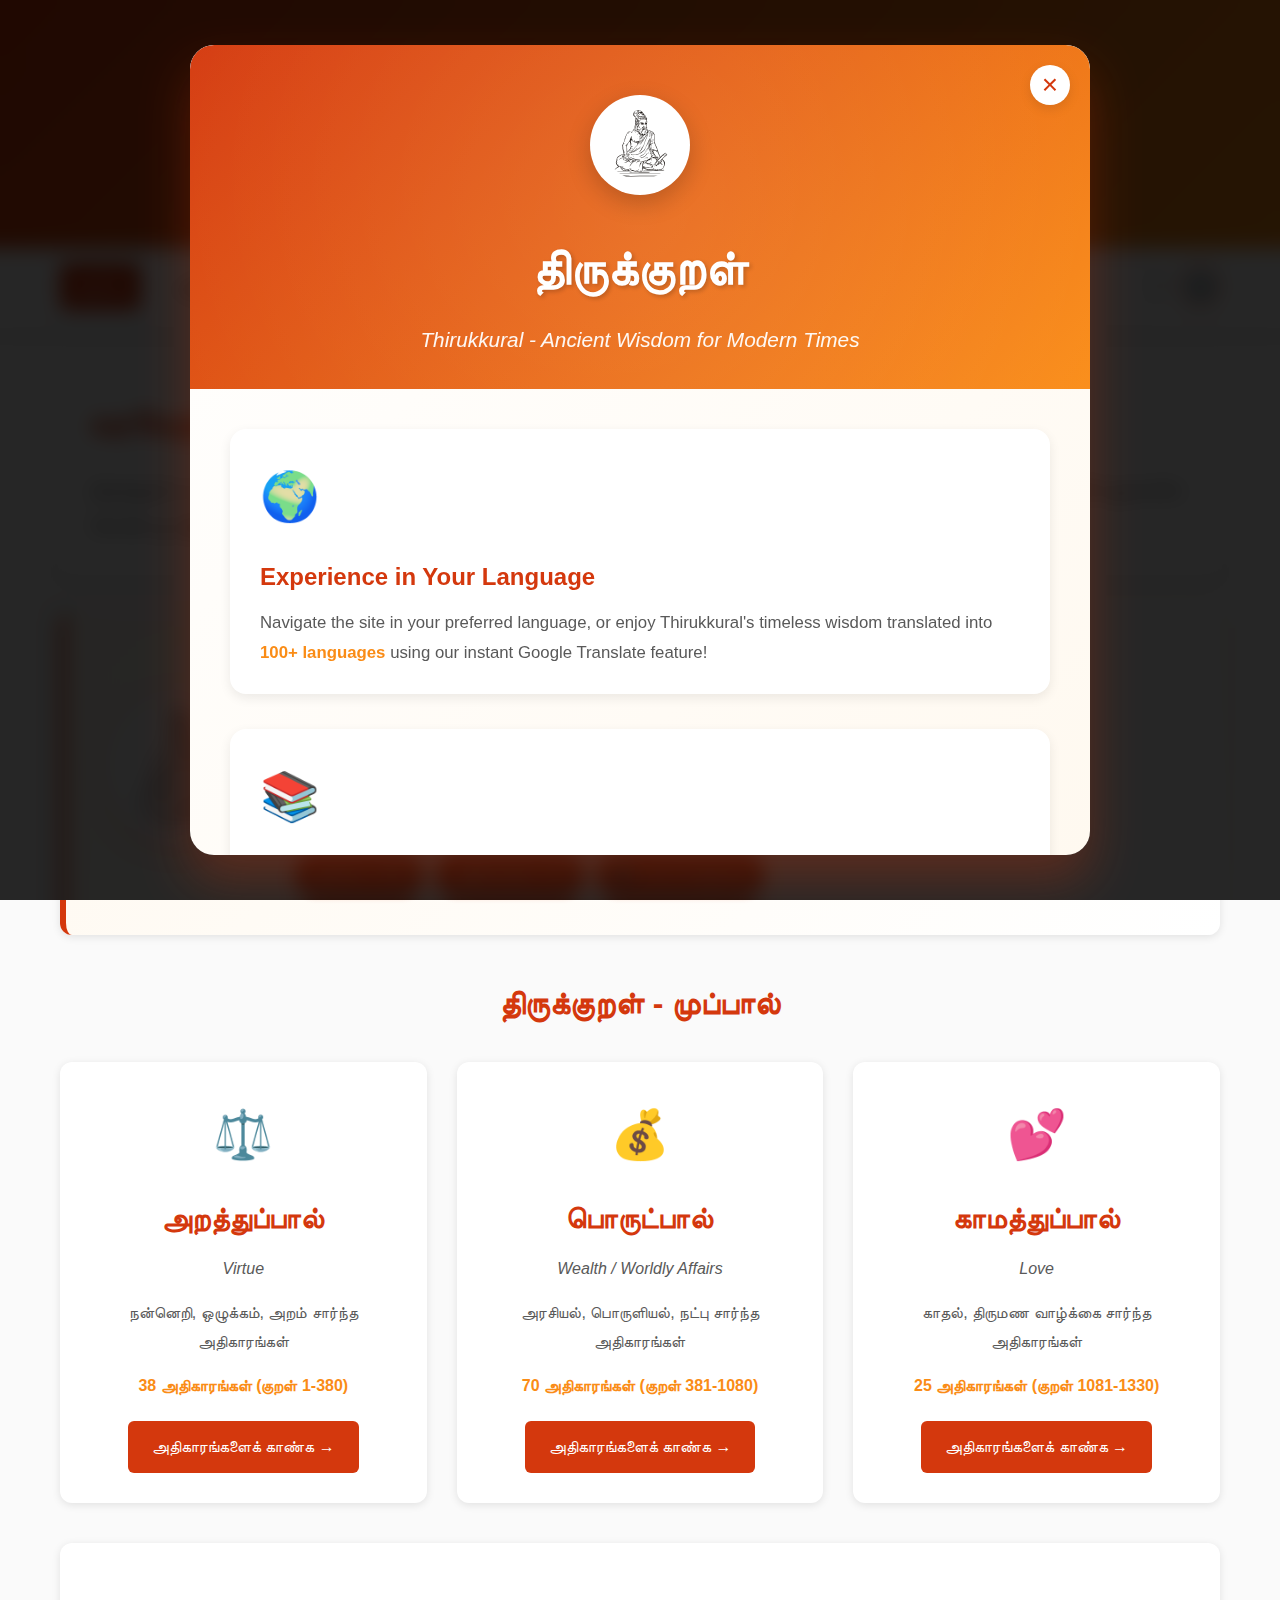
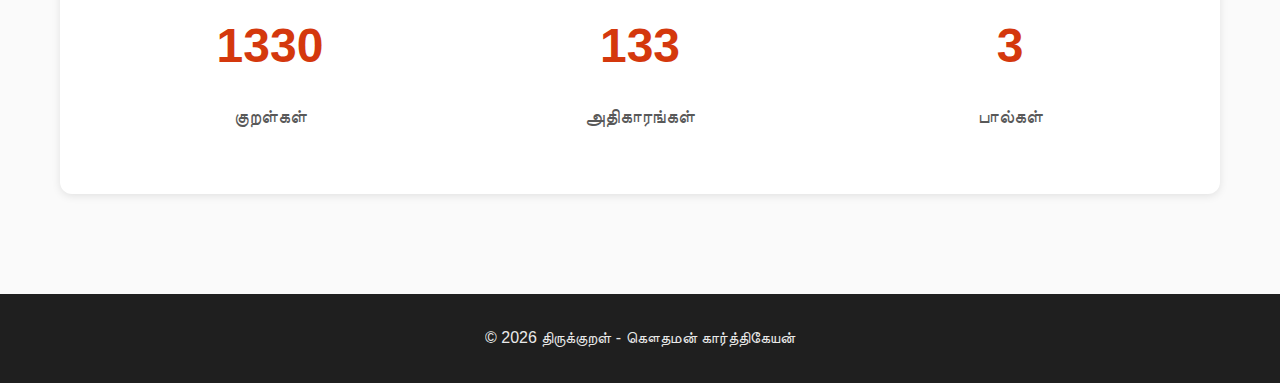
<file: index.html>
<!DOCTYPE html>
<html lang="ta">
<head>
    <meta charset="UTF-8">
    <meta name="viewport" content="width=device-width, initial-scale=1.0">
    <title>திருக்குறள் - உலகப் பொதுமறை</title>
    <meta name="description" content="திருக்குறள் - திருவள்ளுவர் அருளிய 1330 குறள்கள் - உலகப் பொதுமறை, வாழ்வின் கலை">
    
    <!-- Favicon -->
    <link rel="icon" type="image/svg+xml" href="thiruvalluvar-logo.svg">
    
    <!-- Cache Control -->
    <meta http-equiv="Cache-Control" content="no-cache, no-store, must-revalidate">
    <meta http-equiv="Pragma" content="no-cache">
    <meta http-equiv="Expires" content="0">
    
    <link rel="stylesheet" href="styles.css?v=1.3">
</head>
<body>
    <!-- Welcome Modal - Flyout Overlay -->
    <div id="welcomeModal" class="modal-overlay hidden">
        <div class="modal-container">
            <button class="modal-close" onclick="closeWelcomeModal()">&times;</button>
            
            <div class="modal-content">
                <!-- Hero Section -->
                <div class="modal-hero">
                    <div class="modal-logo-large">
                        <img src="thiruvalluvar-logo.svg" alt="Thiruvalluvar">
                    </div>
                    <h1 class="modal-title">திருக்குறள்</h1>
                    <p class="modal-subtitle">Thirukkural - Ancient Wisdom for Modern Times</p>
                </div>

                <!-- USP Content -->
                <div class="modal-body">
                    <div class="usp-section">
                        <div class="usp-icon">🌍</div>
                        <h3>Experience in Your Language</h3>
                        <p>Navigate the site in your preferred language, or enjoy Thirukkural's timeless wisdom translated into <strong>100+ languages</strong> using our instant Google Translate feature!</p>
                    </div>

                    <div class="usp-section">
                        <div class="usp-icon">📚</div>
                        <h3>Complete Collection</h3>
                        <p><strong>1,330 sacred couplets</strong> organized into <strong>133 chapters</strong> across three divine books: Virtue, Wealth, and Love. Every kural at your fingertips!</p>
                    </div>

                    <div class="usp-section">
                        <div class="usp-icon">✨</div>
                        <h3>Triple Expert Commentary</h3>
                        <p>Understand deeper meanings through <strong>three respected scholars</strong>:</p>
                        <ul class="scholars-list">
                            <li><strong>Mu. Varadarasanar</strong> - Classical interpretation</li>
                            <li><strong>Solomon Pappaiah</strong> - Contemporary insights</li>
                            <li><strong>Kalaignar M. Karunanidhi</strong> - Modern relevance</li>
                        </ul>
                    </div>

                    <div class="usp-section">
                        <div class="usp-icon">⚡</div>
                        <h3>Built for Speed & Clarity</h3>
                        <p>Read <strong>all 10 kurals per chapter</strong> on one page. No endless clicking. Clean design. Mobile-optimized. Your spiritual journey, simplified.</p>
                    </div>

                    <!-- Don't Show Again -->
                    <div class="modal-footer">
                        <label class="checkbox-container">
                            <input type="checkbox" id="dontShowAgain">
                            <span>Don't show this welcome message again</span>
                        </label>
                        <button class="modal-cta" onclick="closeWelcomeModal()">Start Exploring →</button>
                    </div>
                </div>
            </div>
        </div>
    </div>

    <!-- Header -->
    <header class="header">
        <div class="container">
            <div class="header-content">
                <a href="index.html" class="header-link">
                    <img src="thiruvalluvar-logo.svg" alt="திருவள்ளுவர்" class="site-logo">
                    <div class="header-text">
                        <h1 class="site-title" id="siteTitle">திருக்குறள்</h1>
                        <p class="site-tagline" id="siteTagline">உலகப் பொதுமறை, வாழ்வின் கலை</p>
                        <p class="site-subtitle" id="siteSubtitle">திருவள்ளுவர் அருளியது</p>
                    </div>
                </a>
            </div>
        </div>
    </header>

    <!-- Navigation -->
    <nav class="nav">
        <div class="container nav-container">
            <div class="nav-links">
                <a href="index.html" class="nav-link active" data-translate="home">முகப்பு</a>
                <a href="athikarams.html" class="nav-link" data-translate="chapters">அதிகாரங்கள்</a>
            </div>
            <div class="nav-controls">
                <select id="languageDropdown" class="language-dropdown">
                    <option value="ta">🇮🇳 தமிழ்</option>
                </select>
                <button class="welcome-btn" onclick="openWelcomeModal()" title="Welcome Guide">ℹ️</button>
            </div>
        </div>
    </nav>

    <!-- Main Content -->
    <main class="container main-content">
        <section class="intro-section">
            <h2 data-translate="welcome">வரவேற்கிறோம்</h2>
            <p class="intro-text" id="introText">
                திருக்குறள் உலகப் பொதுமறை என்று போற்றப்படும் தமிழ் இலக்கியத்தின் சிறந்த படைப்பாகும். 
                திருவள்ளுவர் அருளிய இந்த நூல் 1330 குறள்களை கொண்டது. இது அறம், பொருள், காமம் என மூன்று பாகங்களாக பிரிக்கப்பட்டுள்ளது.
            </p>
        </section>

        <!-- Thiruvalluvar Section -->
        <section class="thiruvalluvar-section">
            <div class="thiruvalluvar-card">
                <div class="thiruvalluvar-image">
                    <img src="thiruvalluvar-logo.svg" alt="திருவள்ளுவர்">
                </div>
                <div class="thiruvalluvar-info">
                    <h3 data-translate="about_thiruvalluvar">திருவள்ளுவர்</h3>
                    <p class="thiruvalluvar-title">Thiruvalluvar</p>
                    <p class="thiruvalluvar-desc" id="thiruvalluvarBio">
                        திருவள்ளுவர் தமிழ் இலக்கியத்தின் சிறந்த கவிஞர் ஆவார். 
                        அவர் இயற்றிய திருக்குறள் உலகப் பொதுமறையாக போற்றப்படுகிறது. 
                        இவரது காலம் கி.மு 31 முதல் கி.பி 1 வரை என கருதப்படுகிறது.
                    </p>
                    <div class="thiruvalluvar-stats">
                        <div class="stat-badge"><span data-translate="kurals">குறள்கள்</span>: 1330</div>
                        <div class="stat-badge"><span data-translate="chapters">அதிகாரங்கள்</span>: 133</div>
                        <div class="stat-badge">🌍 உலகப் பொதுமறை</div>
                    </div>
                </div>
            </div>
        </section>

        <!-- Three Main Sections -->
        <section class="paal-section">
            <h2><span id="thirukkuralPaalTitle">திருக்குறள் - முப்பால்</span></h2>
            
            <div class="paal-grid">
                <!-- Arathupal -->
                <div class="paal-card">
                    <div class="paal-icon">⚖️</div>
                    <a href="athikarams.html?paal=1" class="paal-header-link">
                        <h3 data-translate="virtue">அறத்துப்பால்</h3>
                    </a>
                    <p class="paal-subtitle">Virtue</p>
                    <p class="paal-desc" id="virtueDesc">நன்னெறி, ஒழுக்கம், அறம் சார்ந்த அதிகாரங்கள்</p>
                    <p class="paal-count">38 <span data-translate="chapters">அதிகாரங்கள்</span> (<span data-translate="couplet">குறள்</span> 1-380)</p>
                    <a href="athikarams.html?paal=1" class="paal-link"><span data-translate="view_chapters">அதிகாரங்களைக் காண்க</span> →</a>
                </div>

                <!-- Porutpal -->
                <div class="paal-card">
                    <div class="paal-icon">💰</div>
                    <a href="athikarams.html?paal=2" class="paal-header-link">
                        <h3 data-translate="wealth">பொருட்பால்</h3>
                    </a>
                    <p class="paal-subtitle">Wealth / Worldly Affairs</p>
                    <p class="paal-desc" id="wealthDesc">அரசியல், பொருளியல், நட்பு சார்ந்த அதிகாரங்கள்</p>
                    <p class="paal-count">70 <span data-translate="chapters">அதிகாரங்கள்</span> (<span data-translate="couplet">குறள்</span> 381-1080)</p>
                    <a href="athikarams.html?paal=2" class="paal-link"><span data-translate="view_chapters">அதிகாரங்களைக் காண்க</span> →</a>
                </div>

                <!-- Kamathupal -->
                <div class="paal-card">
                    <div class="paal-icon">💕</div>
                    <a href="athikarams.html?paal=3" class="paal-header-link">
                        <h3 data-translate="love">காமத்துப்பால்</h3>
                    </a>
                    <p class="paal-subtitle">Love</p>
                    <p class="paal-desc" id="loveDesc">காதல், திருமண வாழ்க்கை சார்ந்த அதிகாரங்கள்</p>
                    <p class="paal-count">25 <span data-translate="chapters">அதிகாரங்கள்</span> (<span data-translate="couplet">குறள்</span> 1081-1330)</p>
                    <a href="athikarams.html?paal=3" class="paal-link"><span data-translate="view_chapters">அதிகாரங்களைக் காண்க</span> →</a>
                </div>
            </div>
        </section>

        <!-- Quick Stats -->
        <section class="stats-section">
            <div class="stats-grid">
                <div class="stat-item">
                    <div class="stat-number">1330</div>
                    <div class="stat-label" data-translate="couplets">குறள்கள்</div>
                </div>
                <div class="stat-item">
                    <div class="stat-number">133</div>
                    <div class="stat-label" data-translate="chapters">அதிகாரங்கள்</div>
                </div>
                <div class="stat-item">
                    <div class="stat-number">3</div>
                    <div class="stat-label" data-translate="books">பால்கள்</div>
                </div>
            </div>
        </section>
    </main>

    <!-- Footer -->
    <footer class="footer">
        <div class="container">
            <p>&copy; 2026 திருக்குறள் - கௌதமன் கார்த்திகேயன்</p>
        </div>
    </footer>

    <!-- Language Script -->
    <script src="language.js?v=1.3"></script>
</body>
</html>
</file>
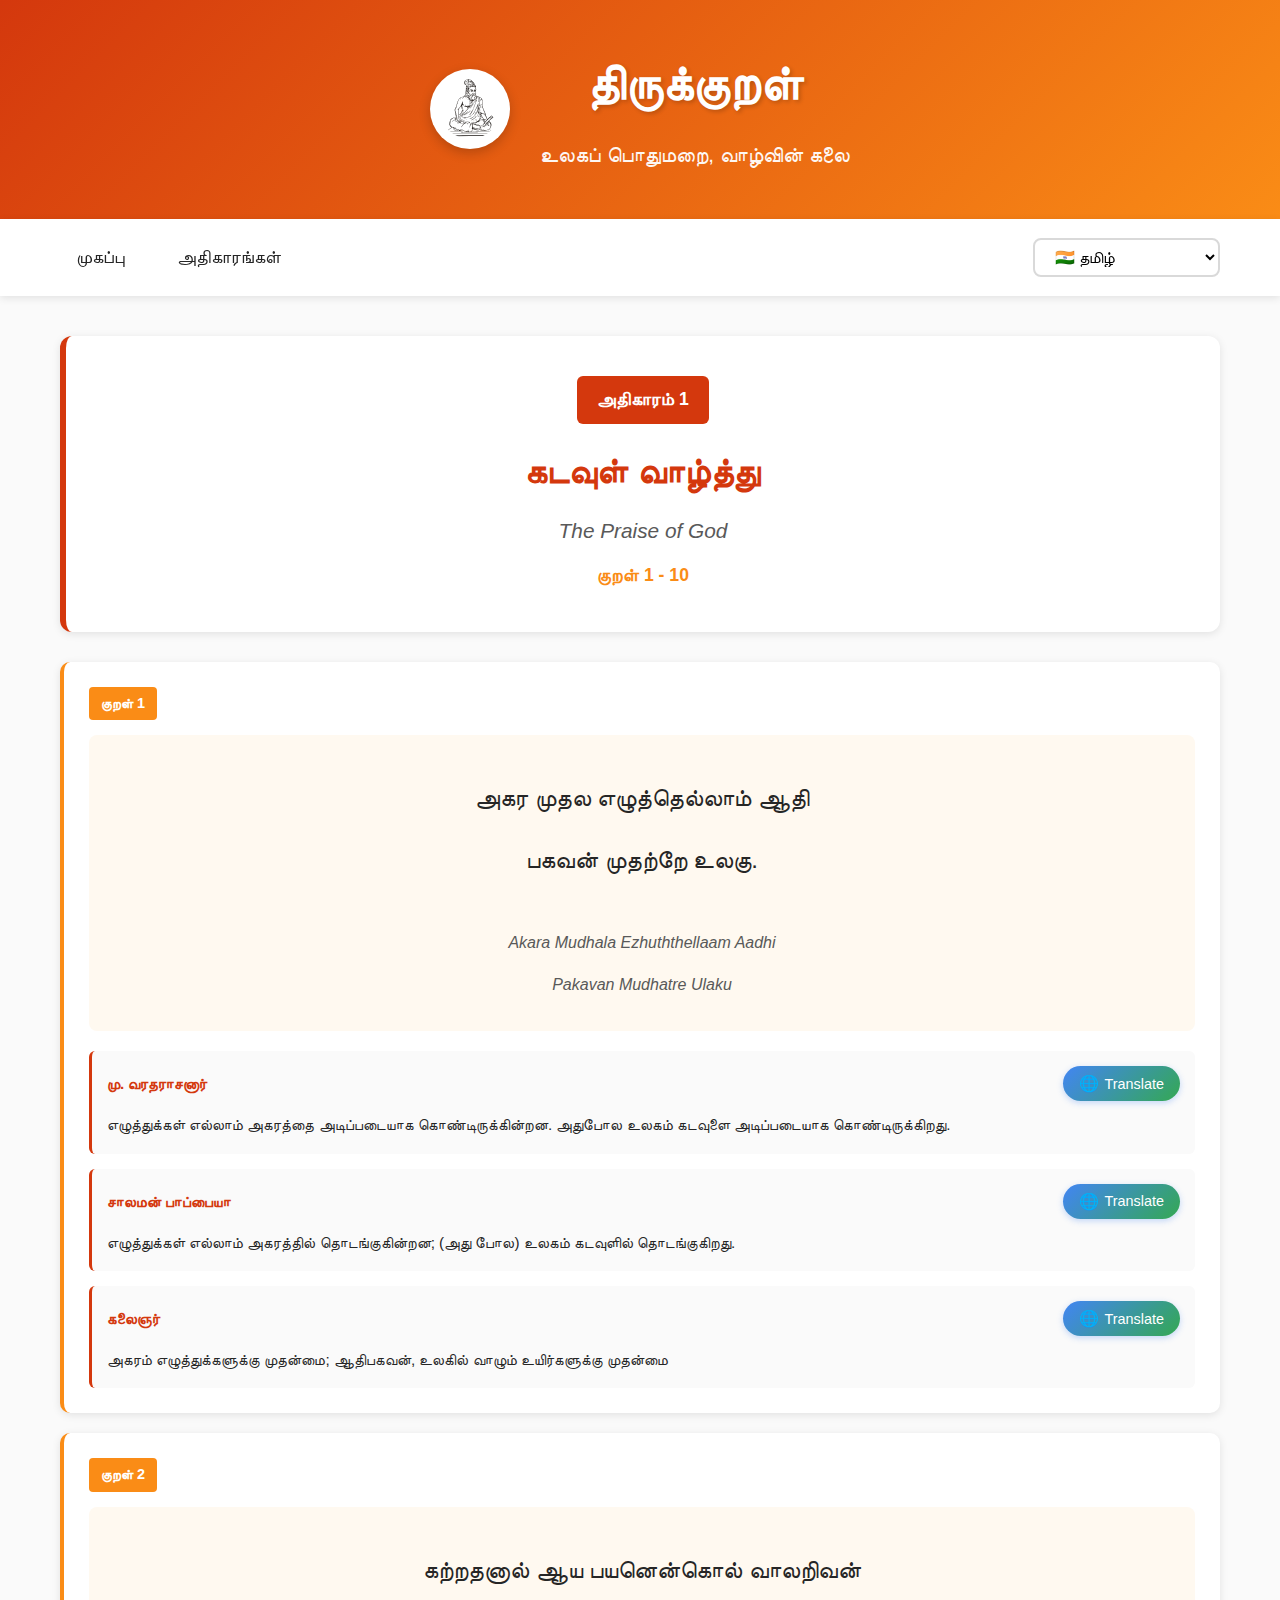
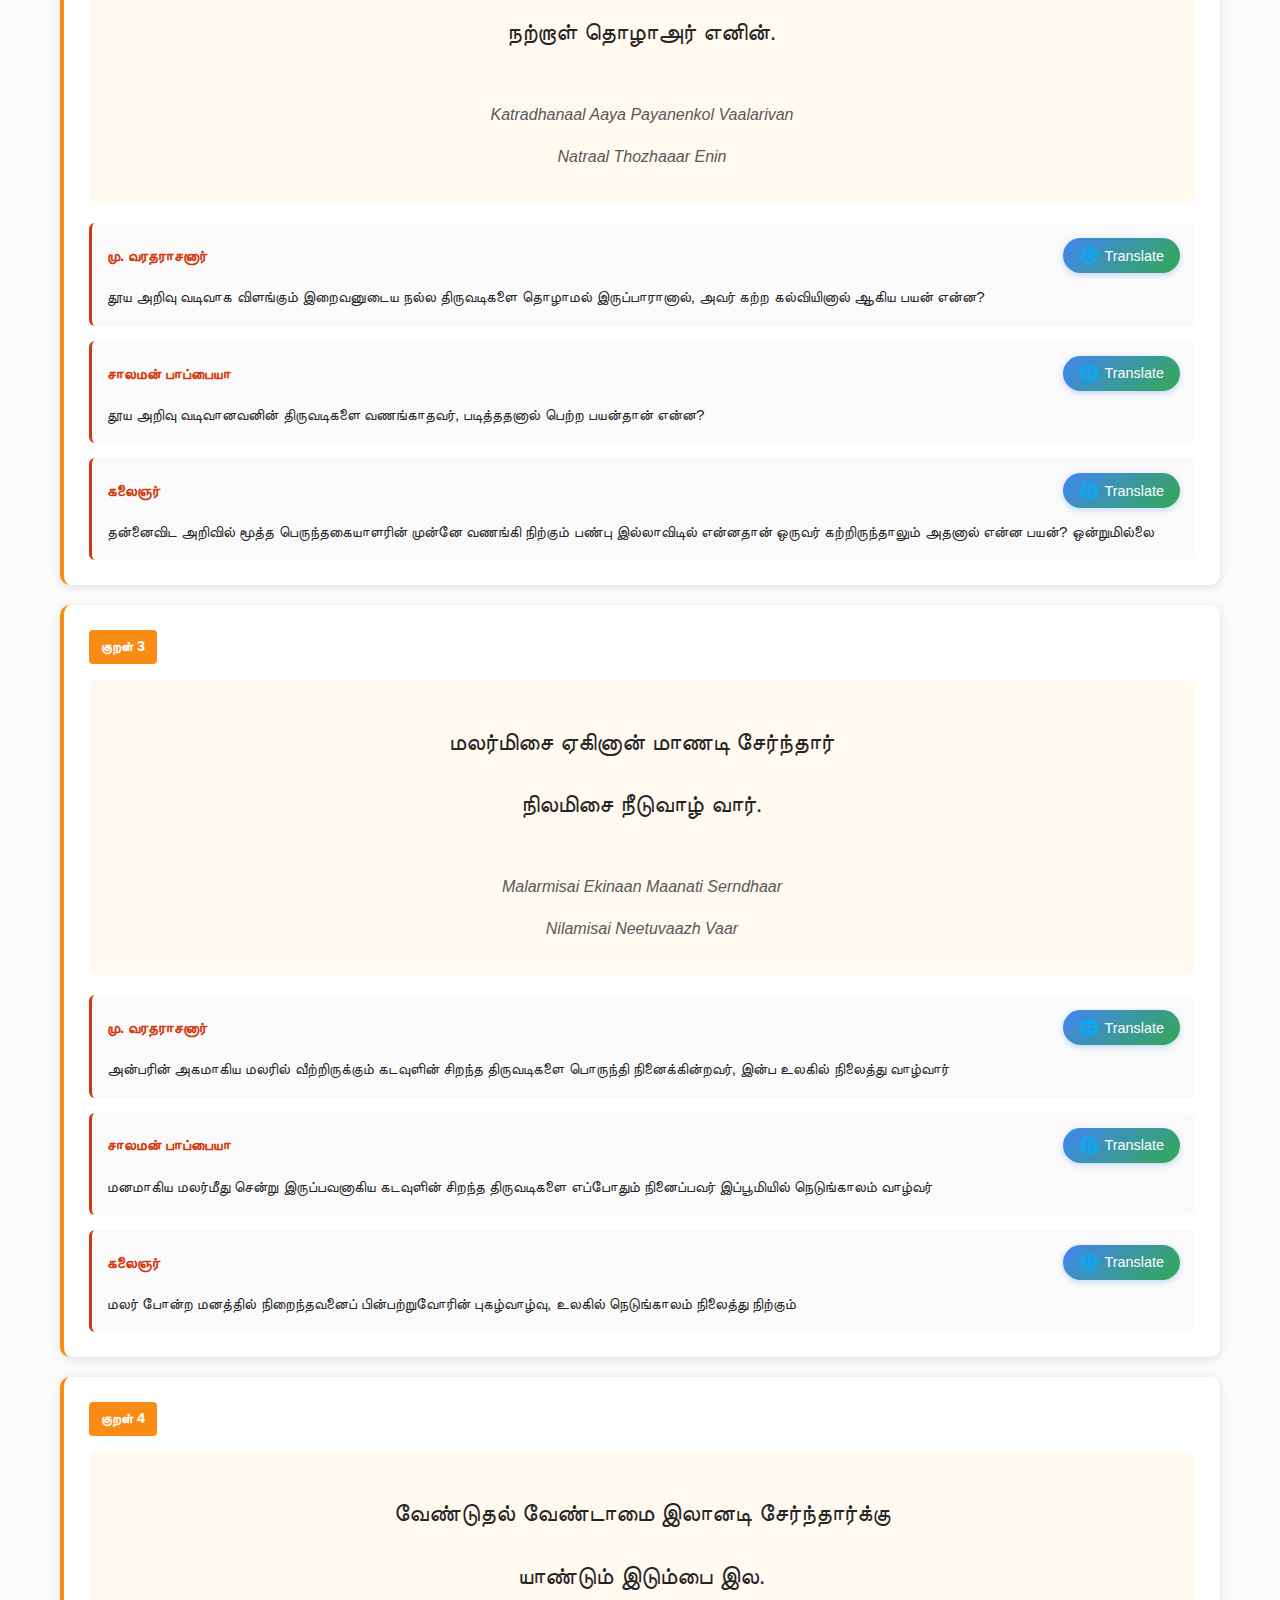
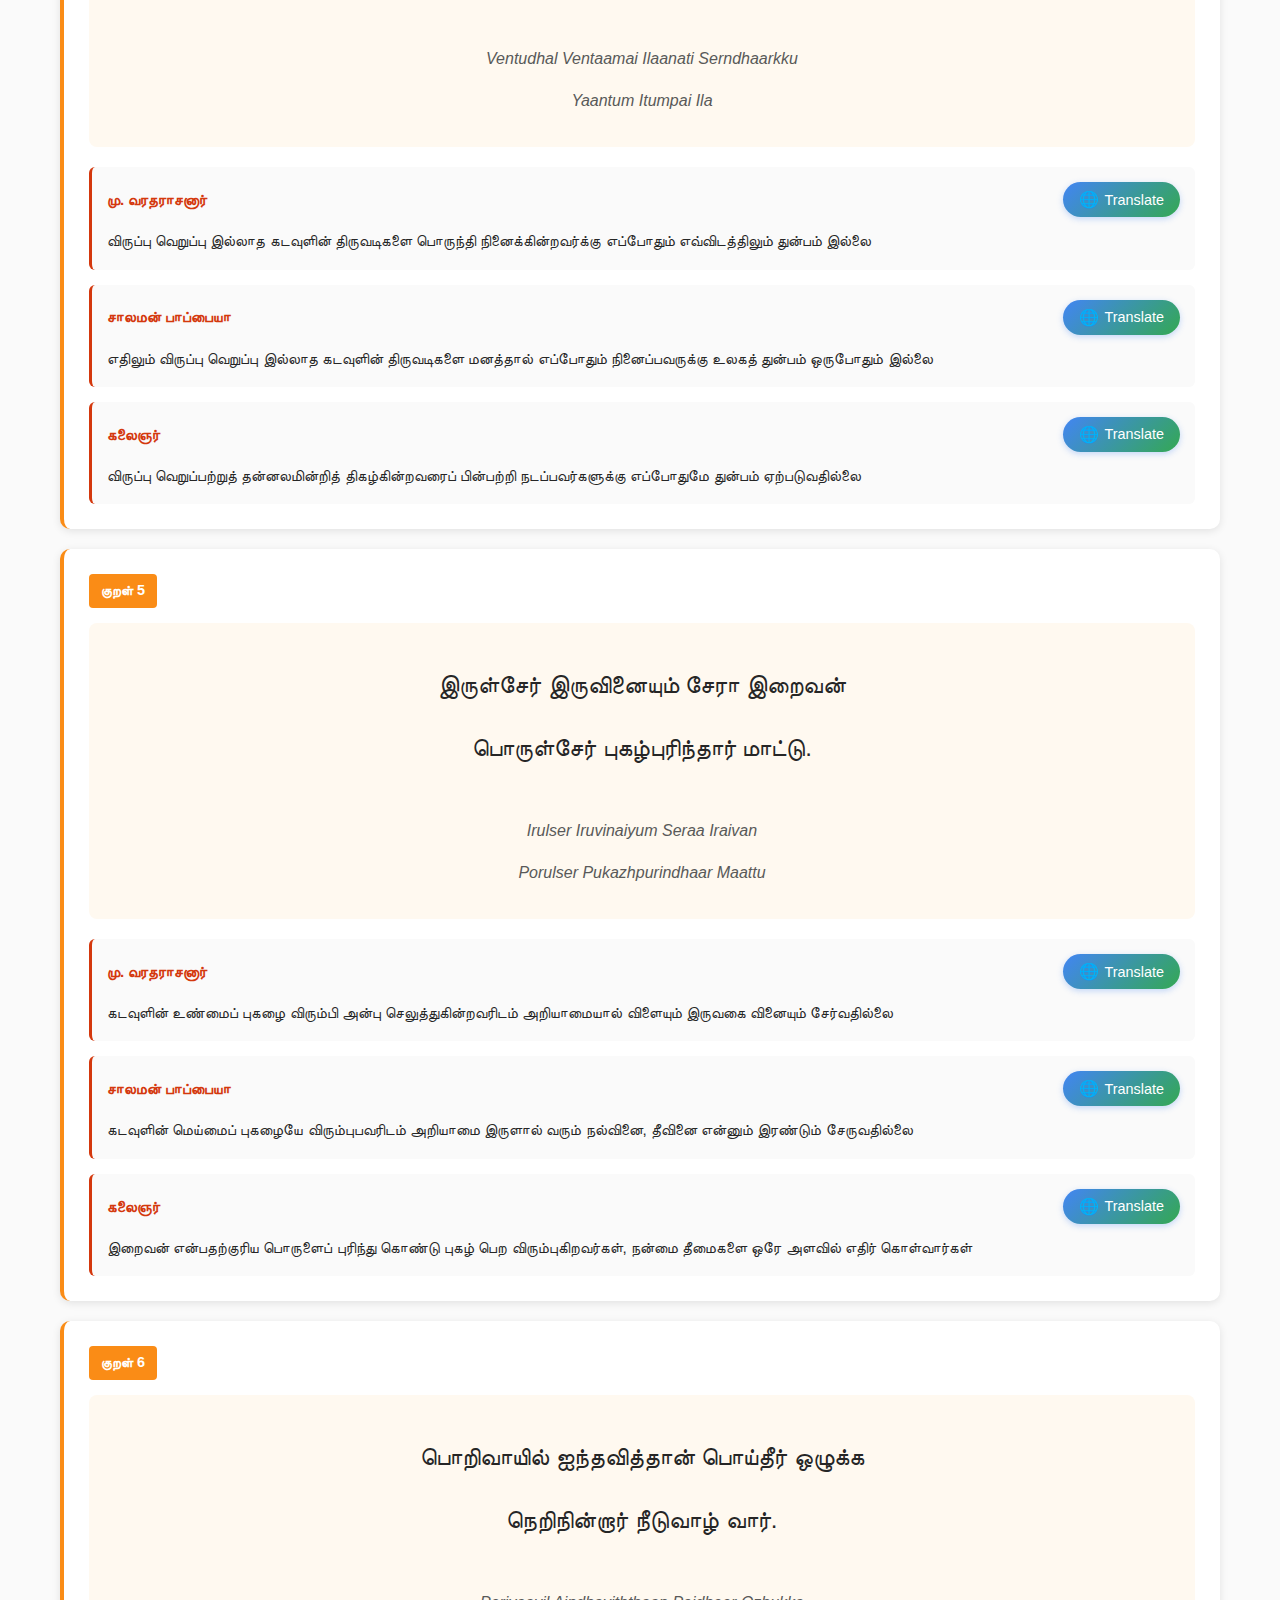
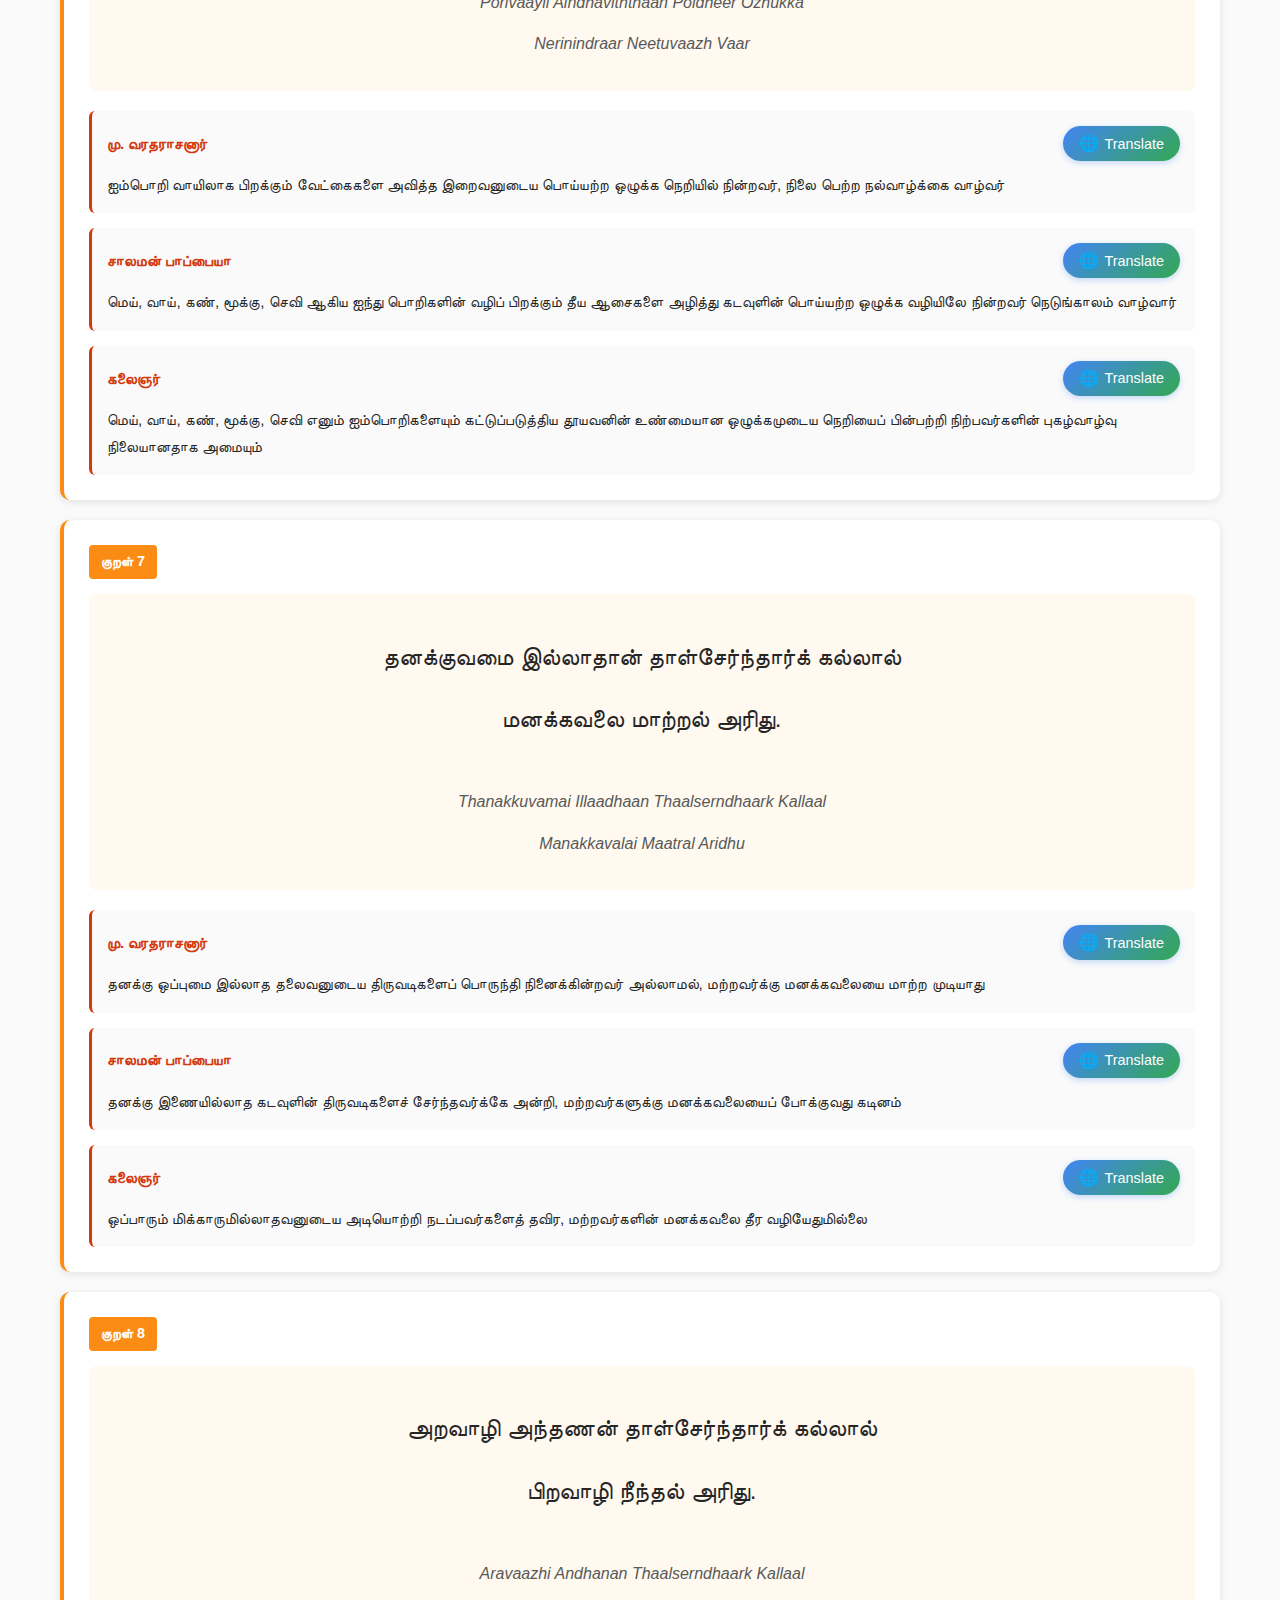
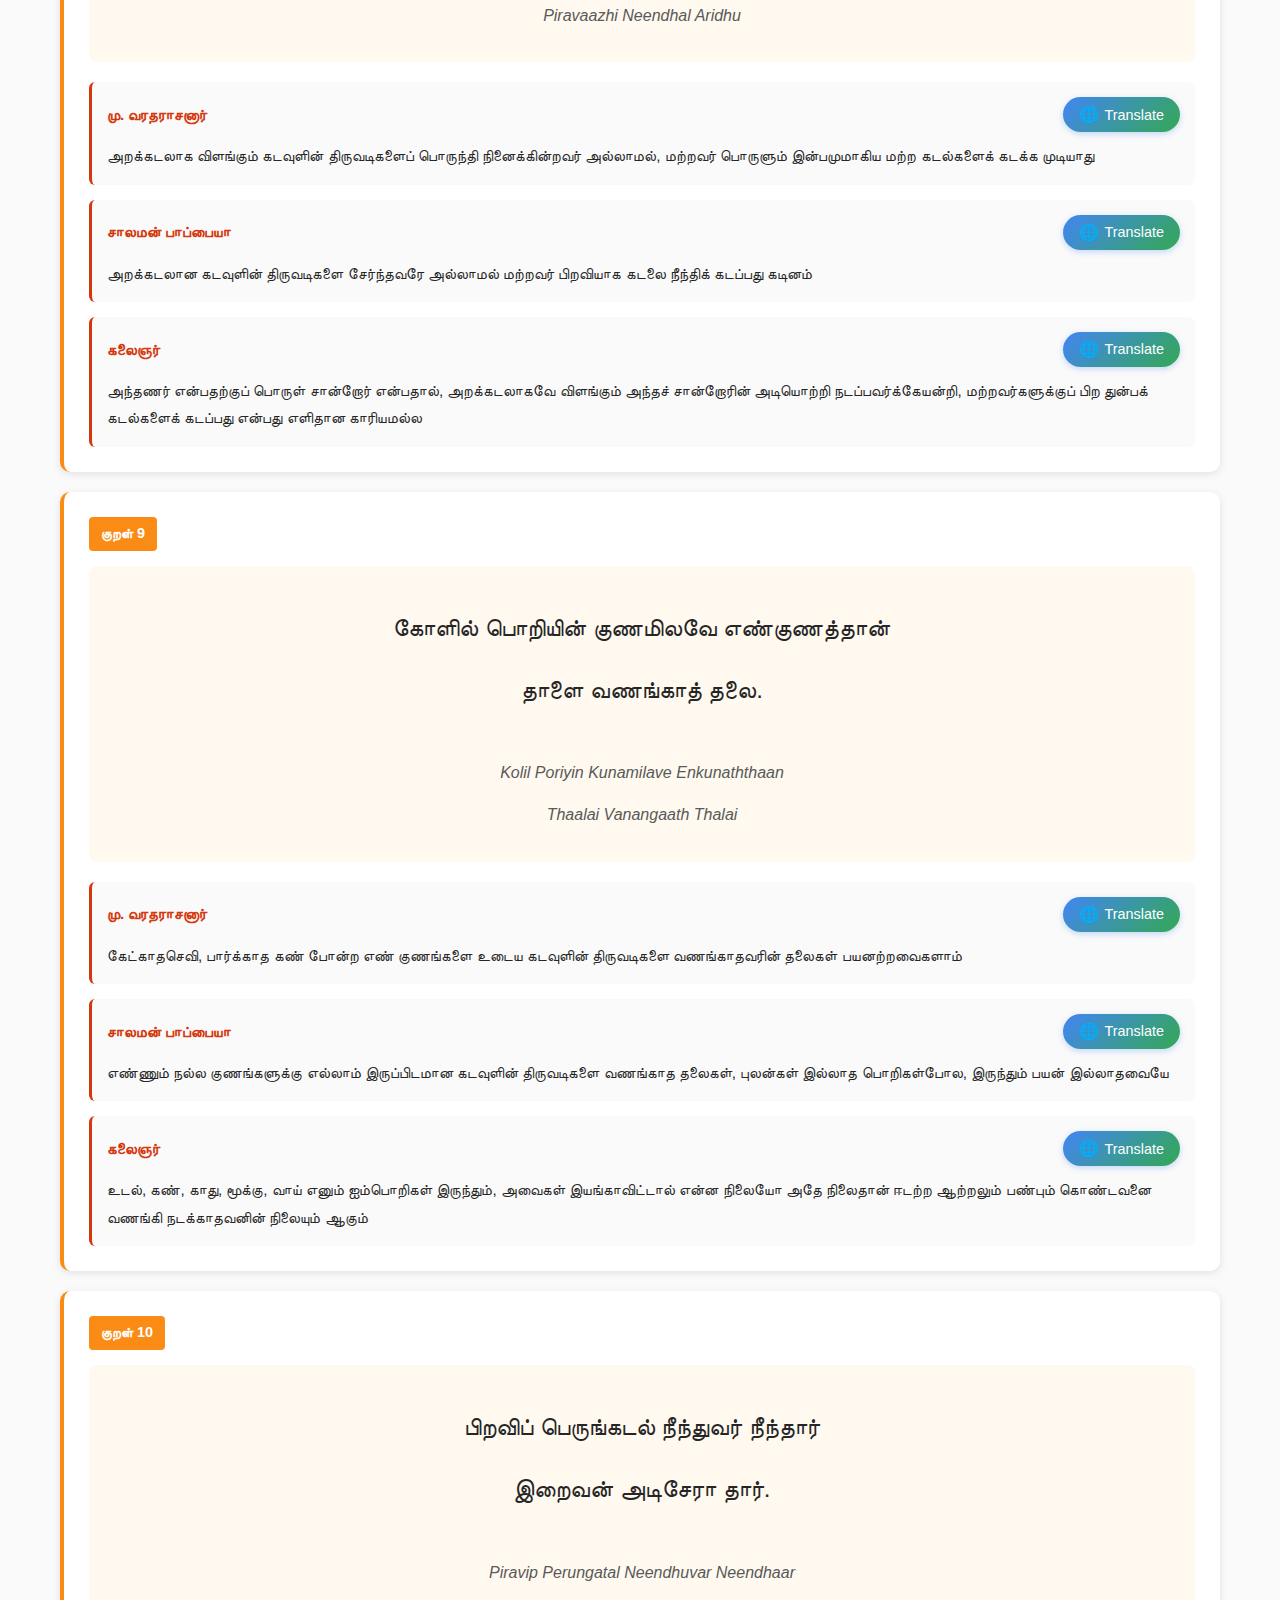
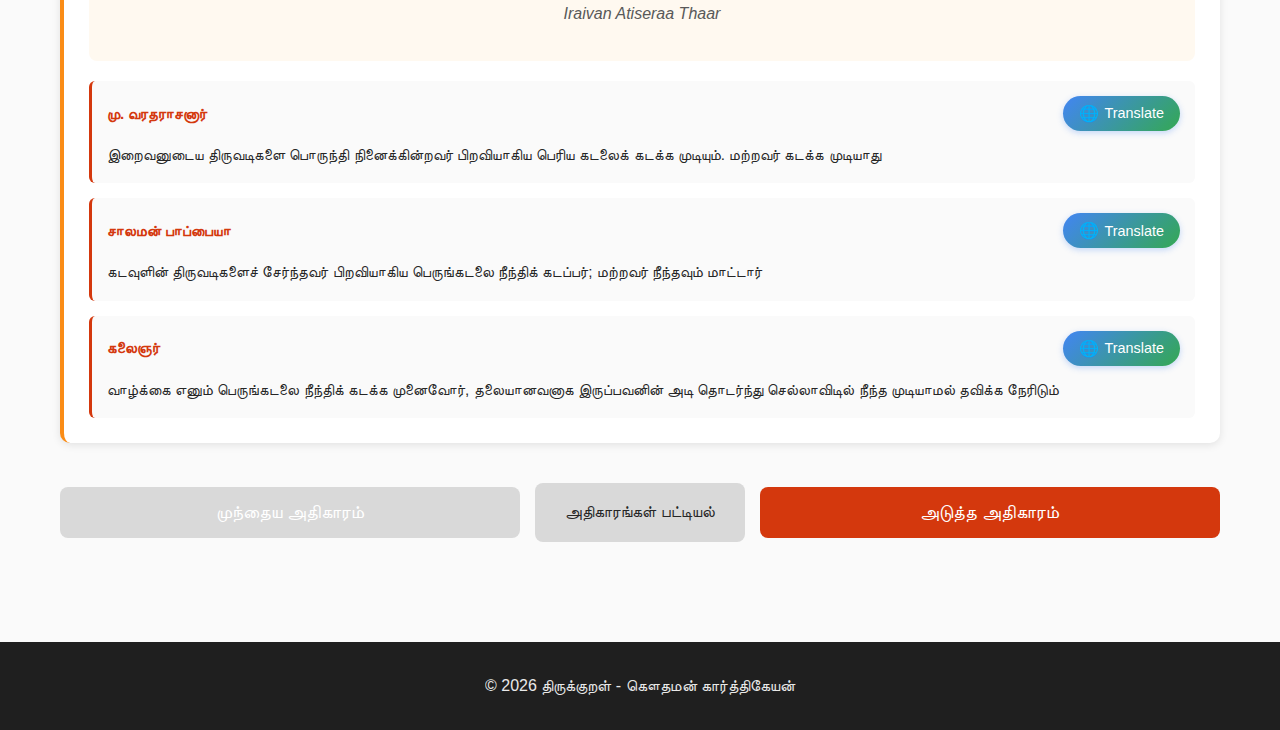
<file: athikaram-view.html>
<!DOCTYPE html>
<html lang="ta">
<head>
    <meta charset="UTF-8">
    <meta name="viewport" content="width=device-width, initial-scale=1.0">
    <title>அதிகாரம் - திருக்குறள்</title>
    <meta name="description" content="திருக்குறள் அதிகாரம்">
    
    <!-- Favicon -->
    <link rel="icon" type="image/svg+xml" href="thiruvalluvar-logo.svg">
    
    <!-- Cache Control -->
    <meta http-equiv="Cache-Control" content="no-cache, no-store, must-revalidate">
    <meta http-equiv="Pragma" content="no-cache">
    <meta http-equiv="Expires" content="0">
    
    <link rel="stylesheet" href="styles.css?v=1.3">
</head>
<body>
    <!-- Header -->
    <header class="header">
        <div class="container">
            <div class="header-content">
                <a href="index.html" class="header-link">
                    <img src="thiruvalluvar-logo.svg" alt="திருவள்ளுவர்" class="site-logo">
                    <div class="header-text">
                        <h1 class="site-title" id="siteTitle">திருக்குறள்</h1>
                        <p class="site-tagline" id="siteTagline">உலகப் பொதுமறை, வாழ்வின் கலை</p>
                    </div>
                </a>
            </div>
        </div>
    </header>

    <!-- Navigation -->
    <nav class="nav">
        <div class="container nav-container">
            <div class="nav-links">
                <a href="index.html" class="nav-link" data-translate="home">முகப்பு</a>
                <a href="athikarams.html" class="nav-link" data-translate="chapters">அதிகாரங்கள்</a>
            </div>
            <div class="nav-controls">
                <select id="languageDropdown" class="language-dropdown">
                    <option value="ta">🇮🇳 தமிழ்</option>
                </select>
            </div>
        </div>
    </nav>

    <!-- Main Content -->
    <main class="container main-content">
        <div id="athikaram-header">
            <!-- Will be populated by JavaScript -->
        </div>

        <div id="kurals-list" class="kurals-list">
            <!-- Will be populated by JavaScript -->
        </div>

        <!-- Navigation Buttons -->
        <div class="athikaram-navigation">
            <button id="prev-athikaram" class="nav-button" data-translate="prev_chapter">← முந்தைய அதிகாரம்</button>
            <a href="athikarams.html" class="nav-button-link" data-translate="chapters_list">அதிகாரங்கள் பட்டியல்</a>
            <button id="next-athikaram" class="nav-button" data-translate="next_chapter">அடுத்த அதிகாரம் →</button>
        </div>
    </main>

    <!-- Footer -->
    <footer class="footer">
        <div class="container">
            <p>&copy; 2026 திருக்குறள் - கௌதமன் கார்த்திகேயன்</p>
        </div>
    </footer>

    <script src="athikaram-view.js?v=1.1"></script>
    <script src="language.js?v=1.3"></script>
</body>
</html>
</file>
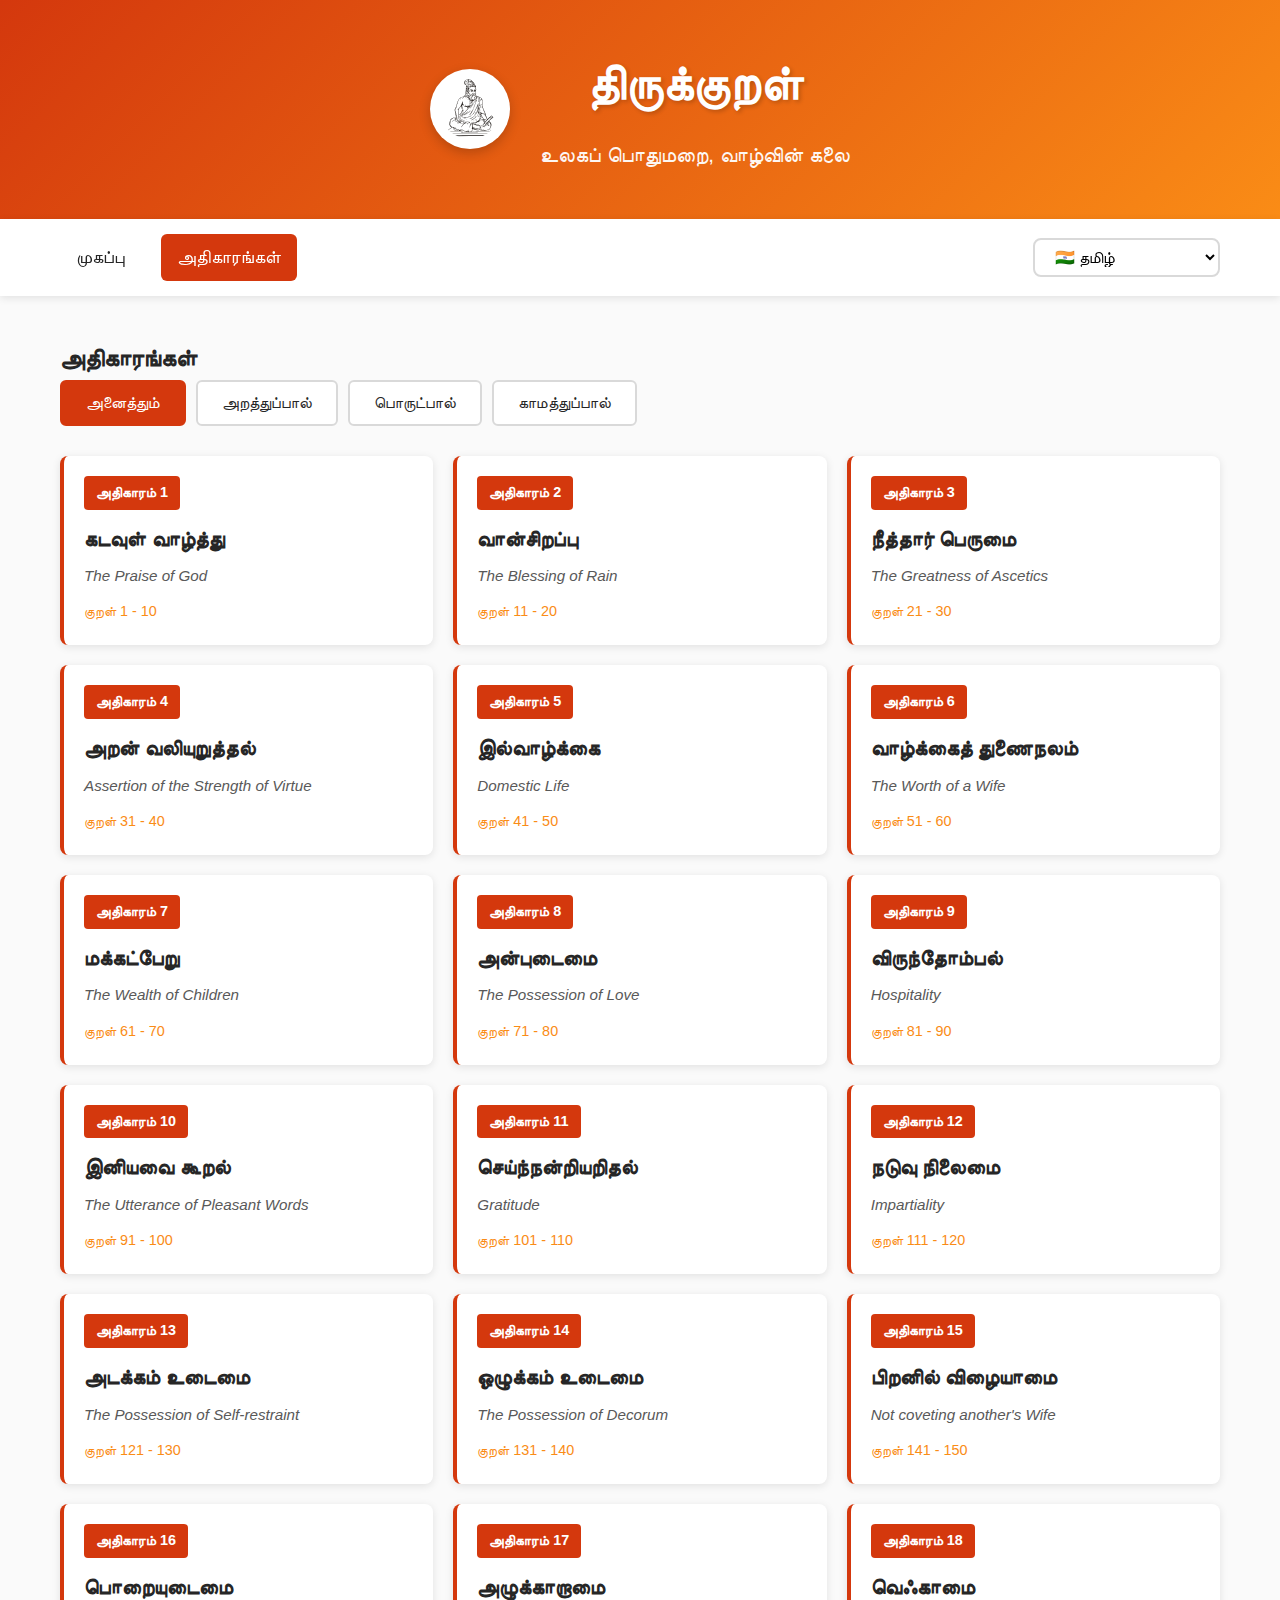
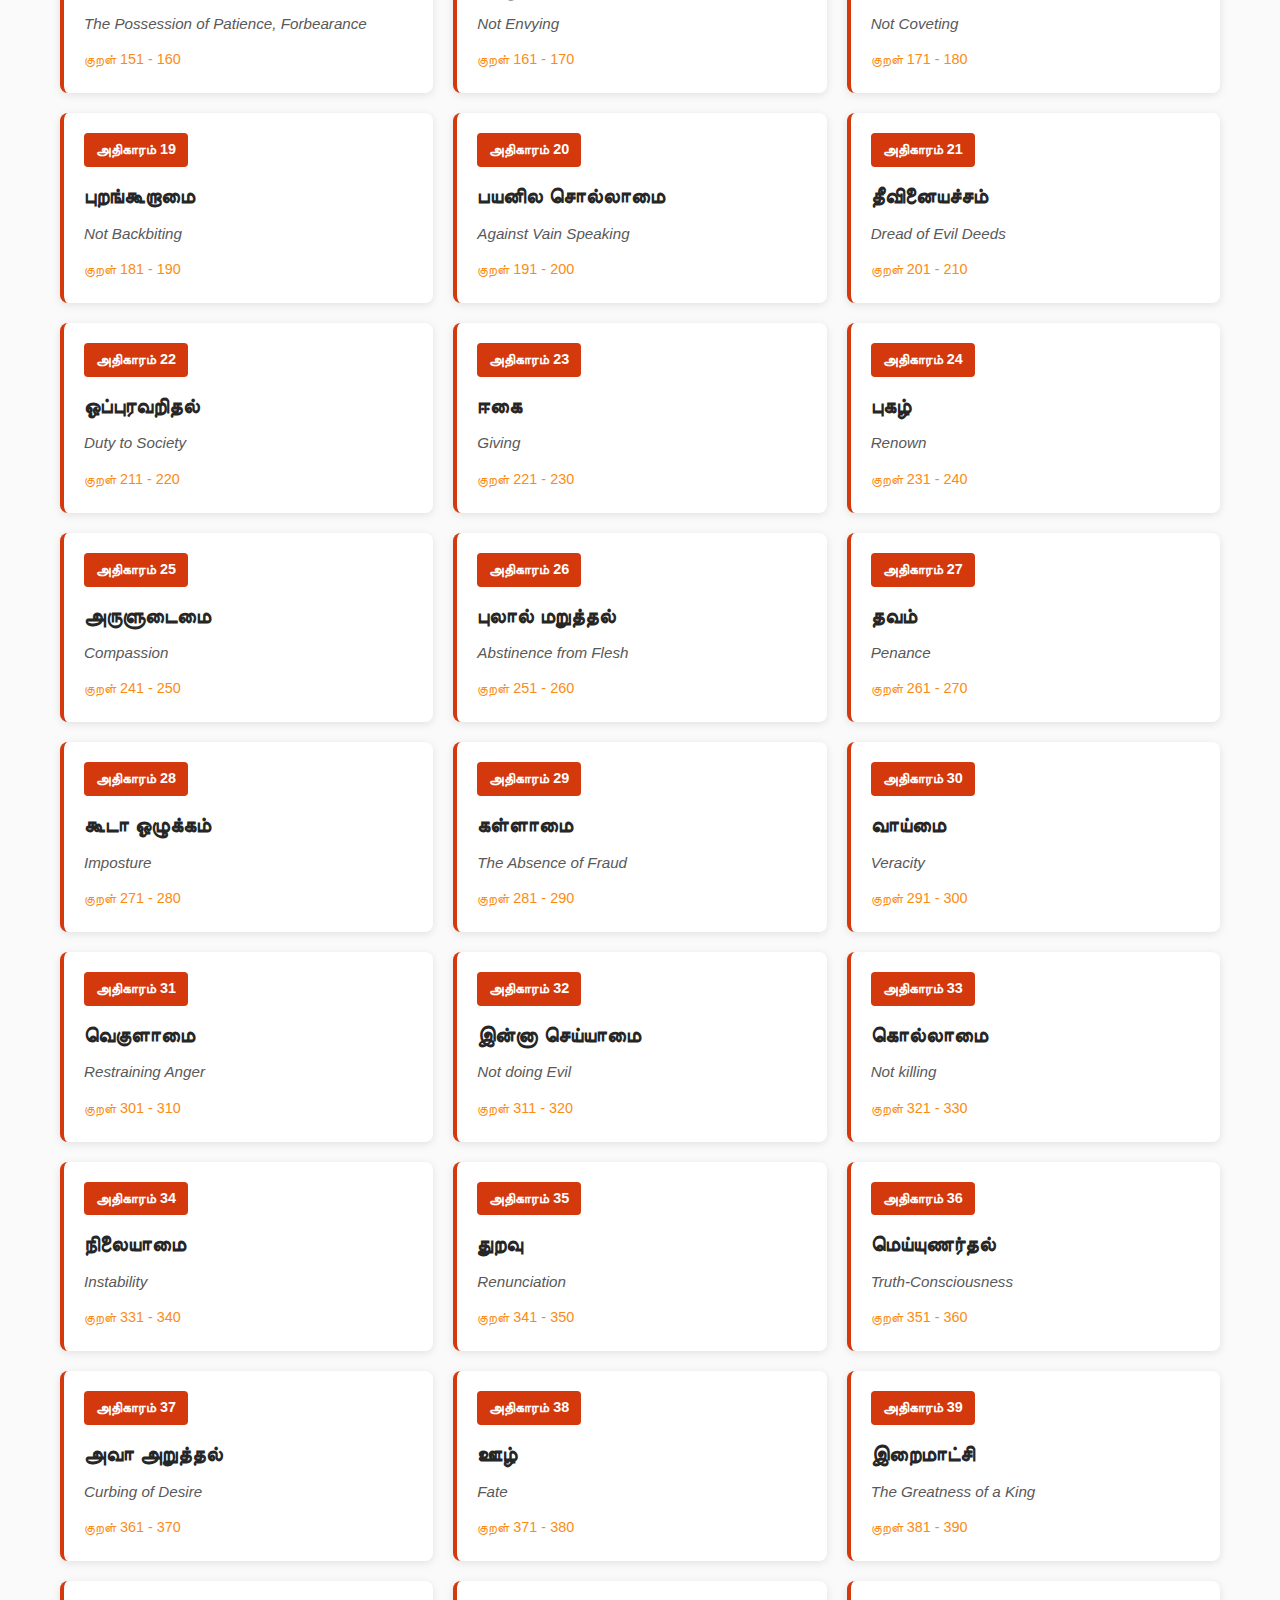
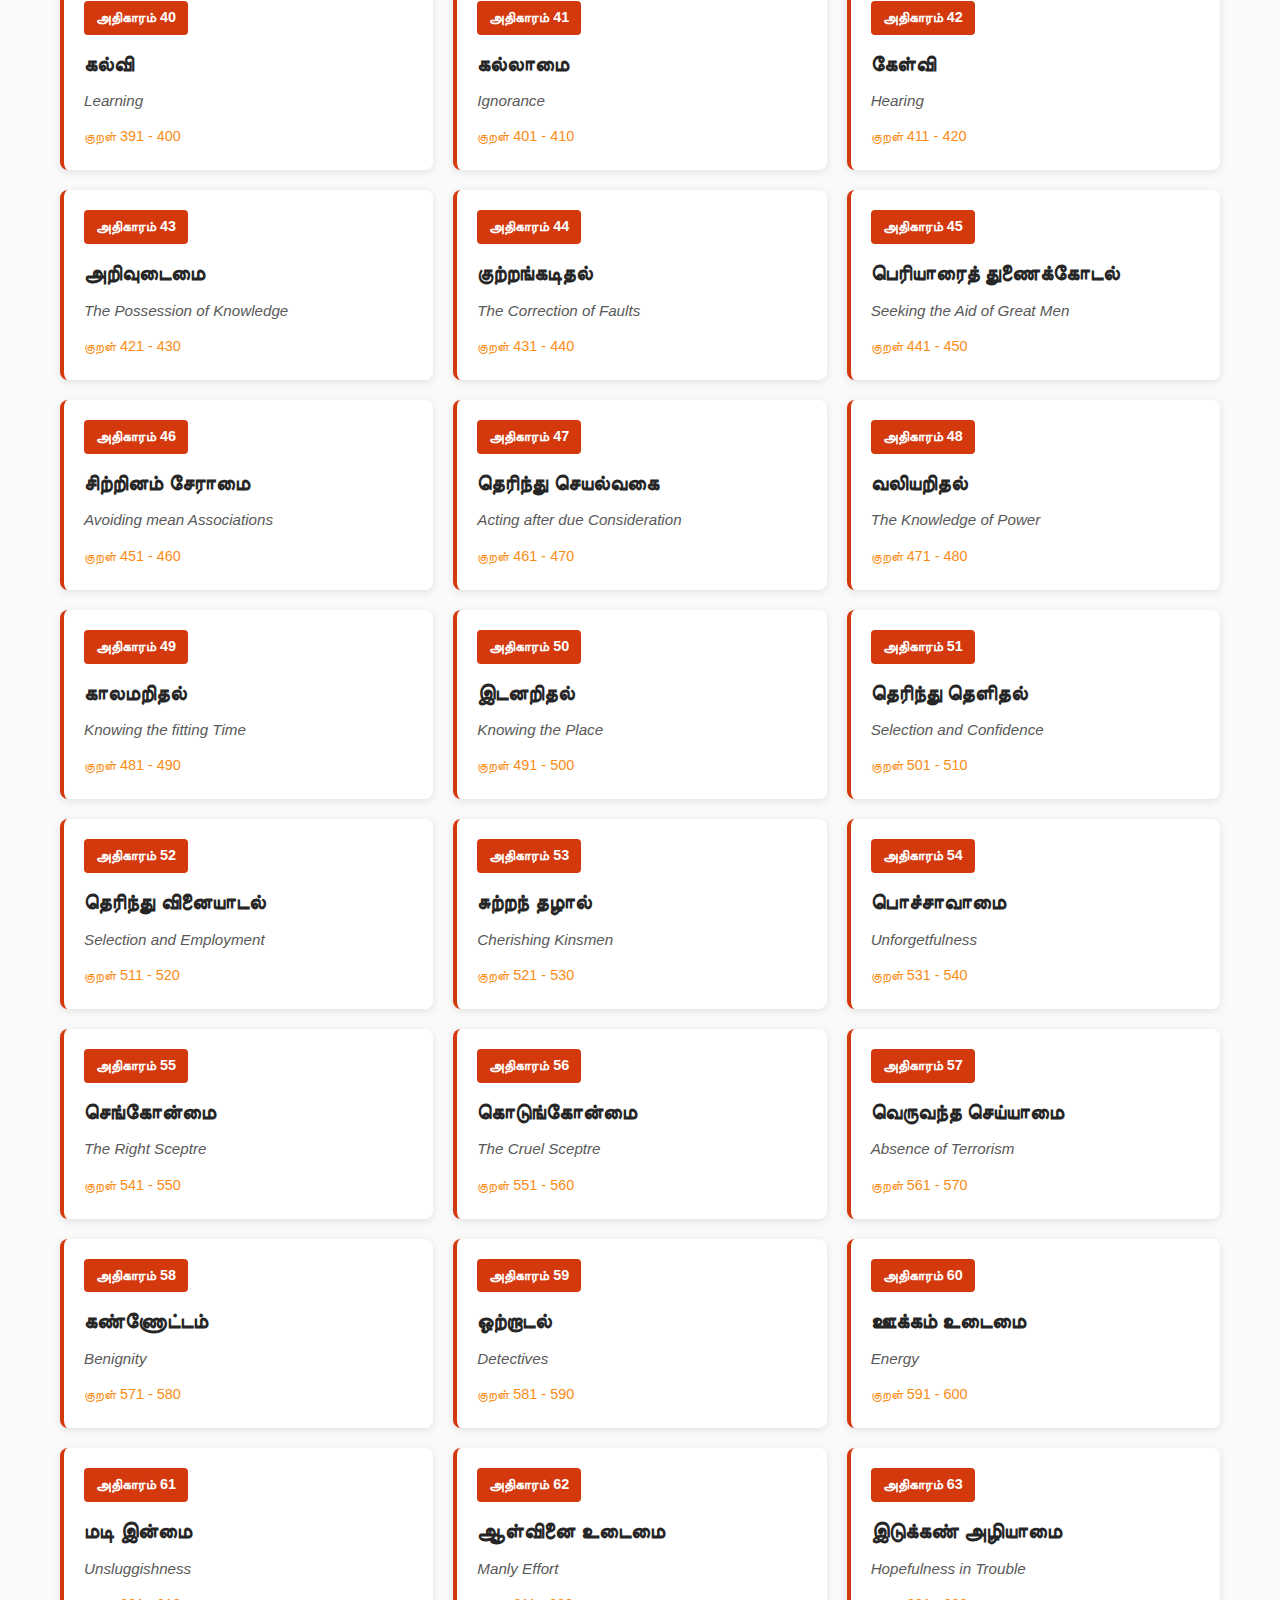
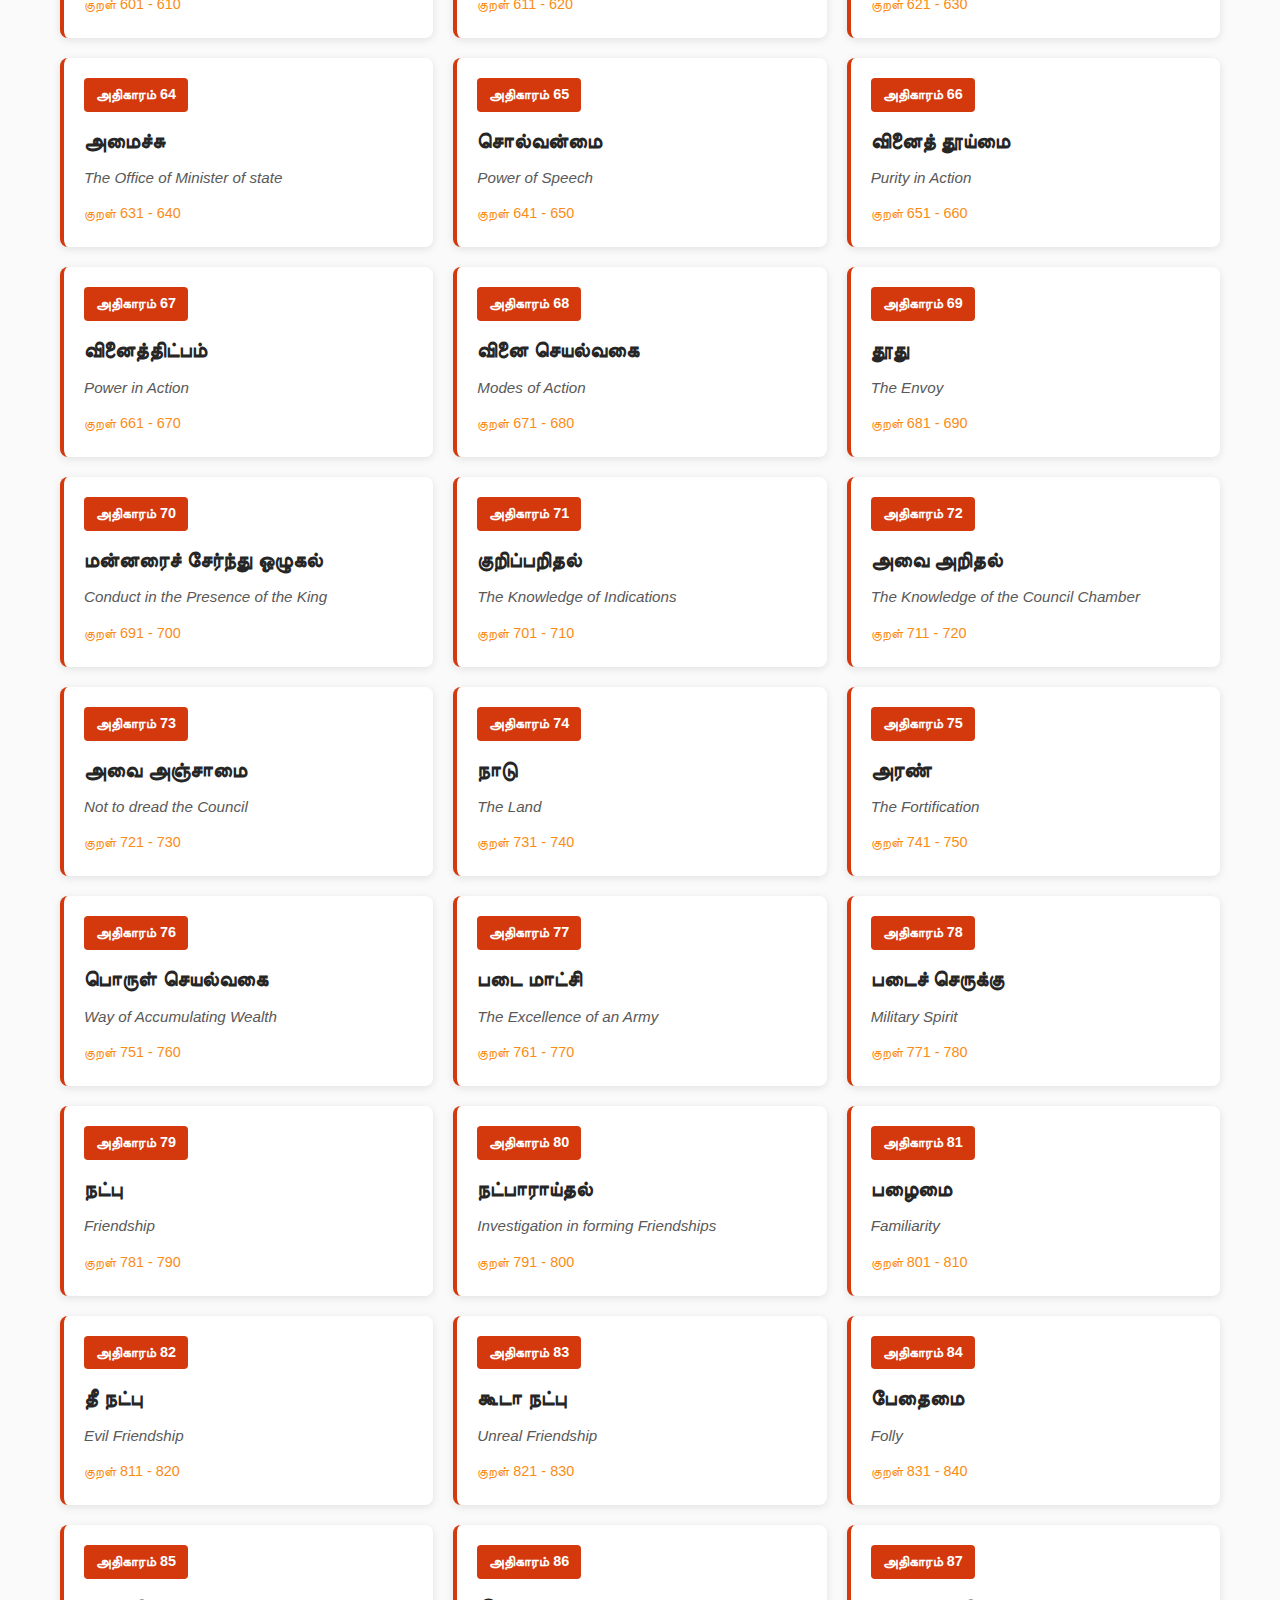
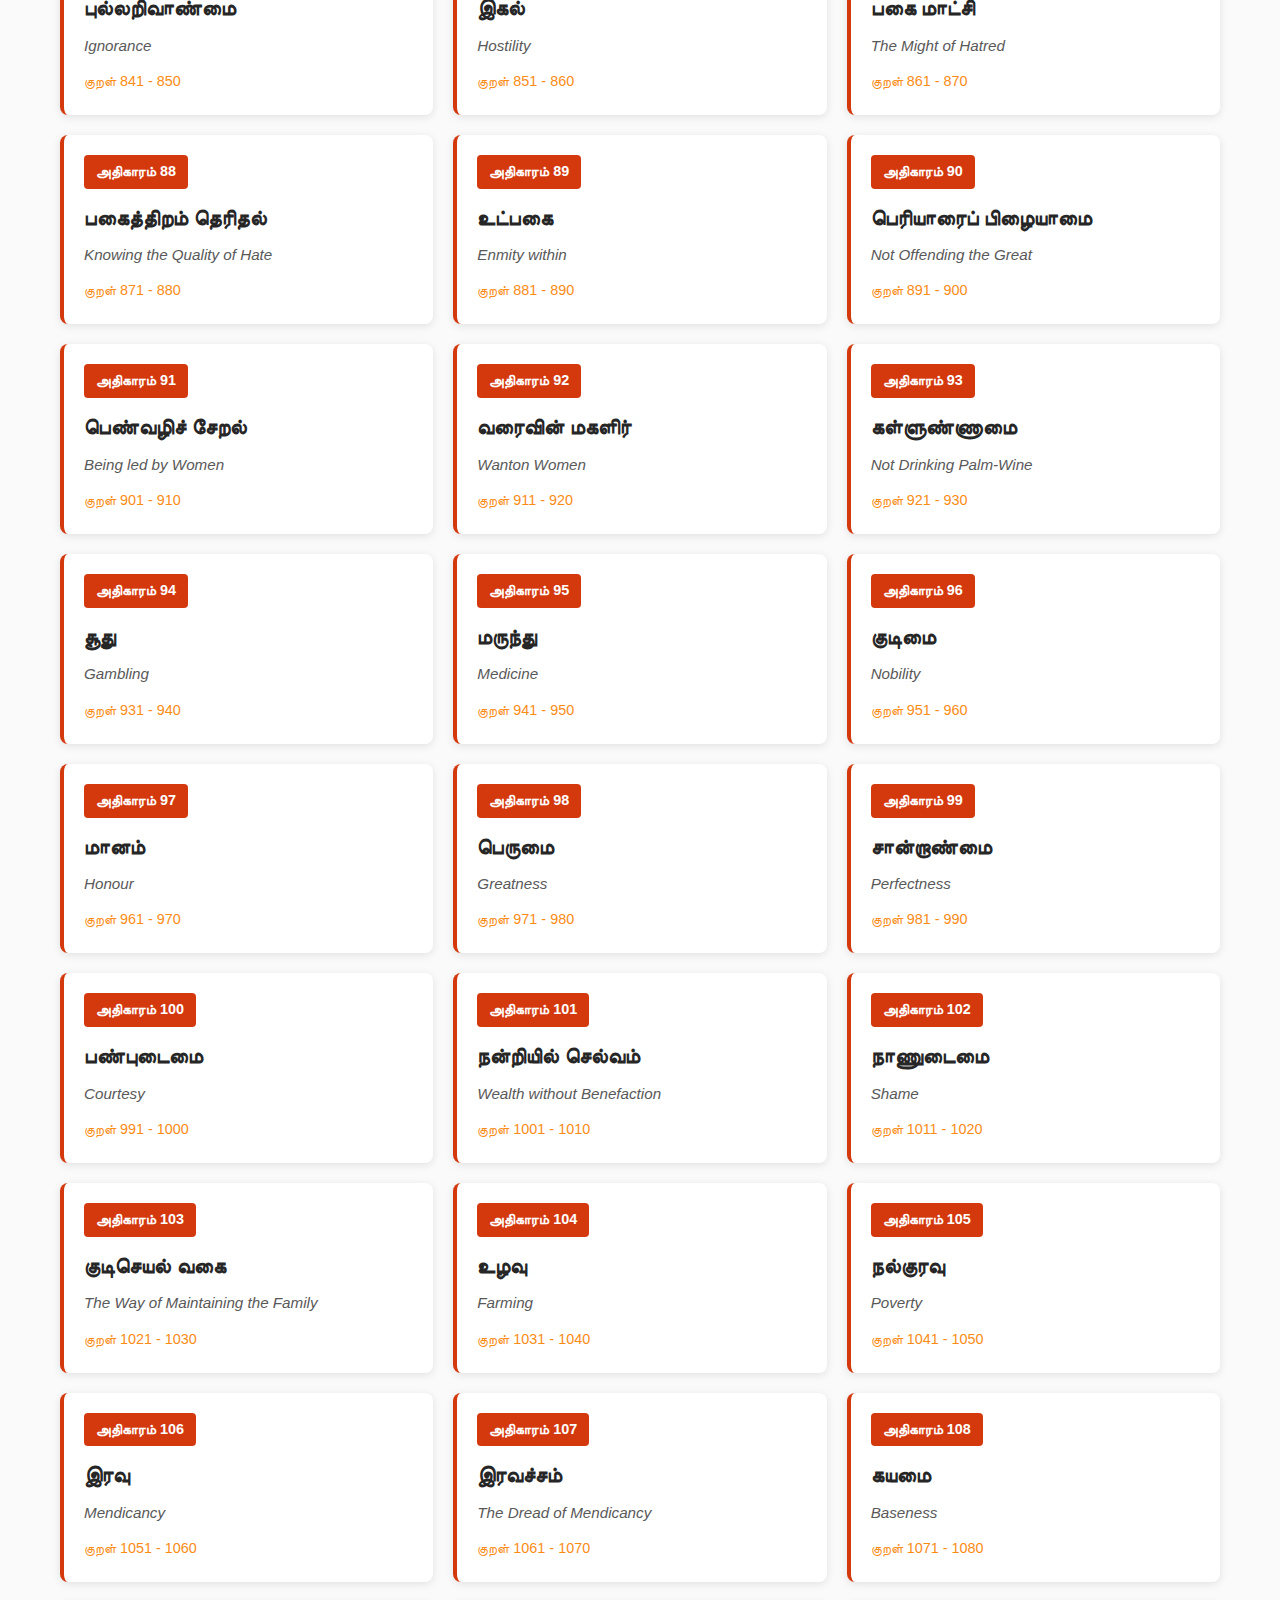
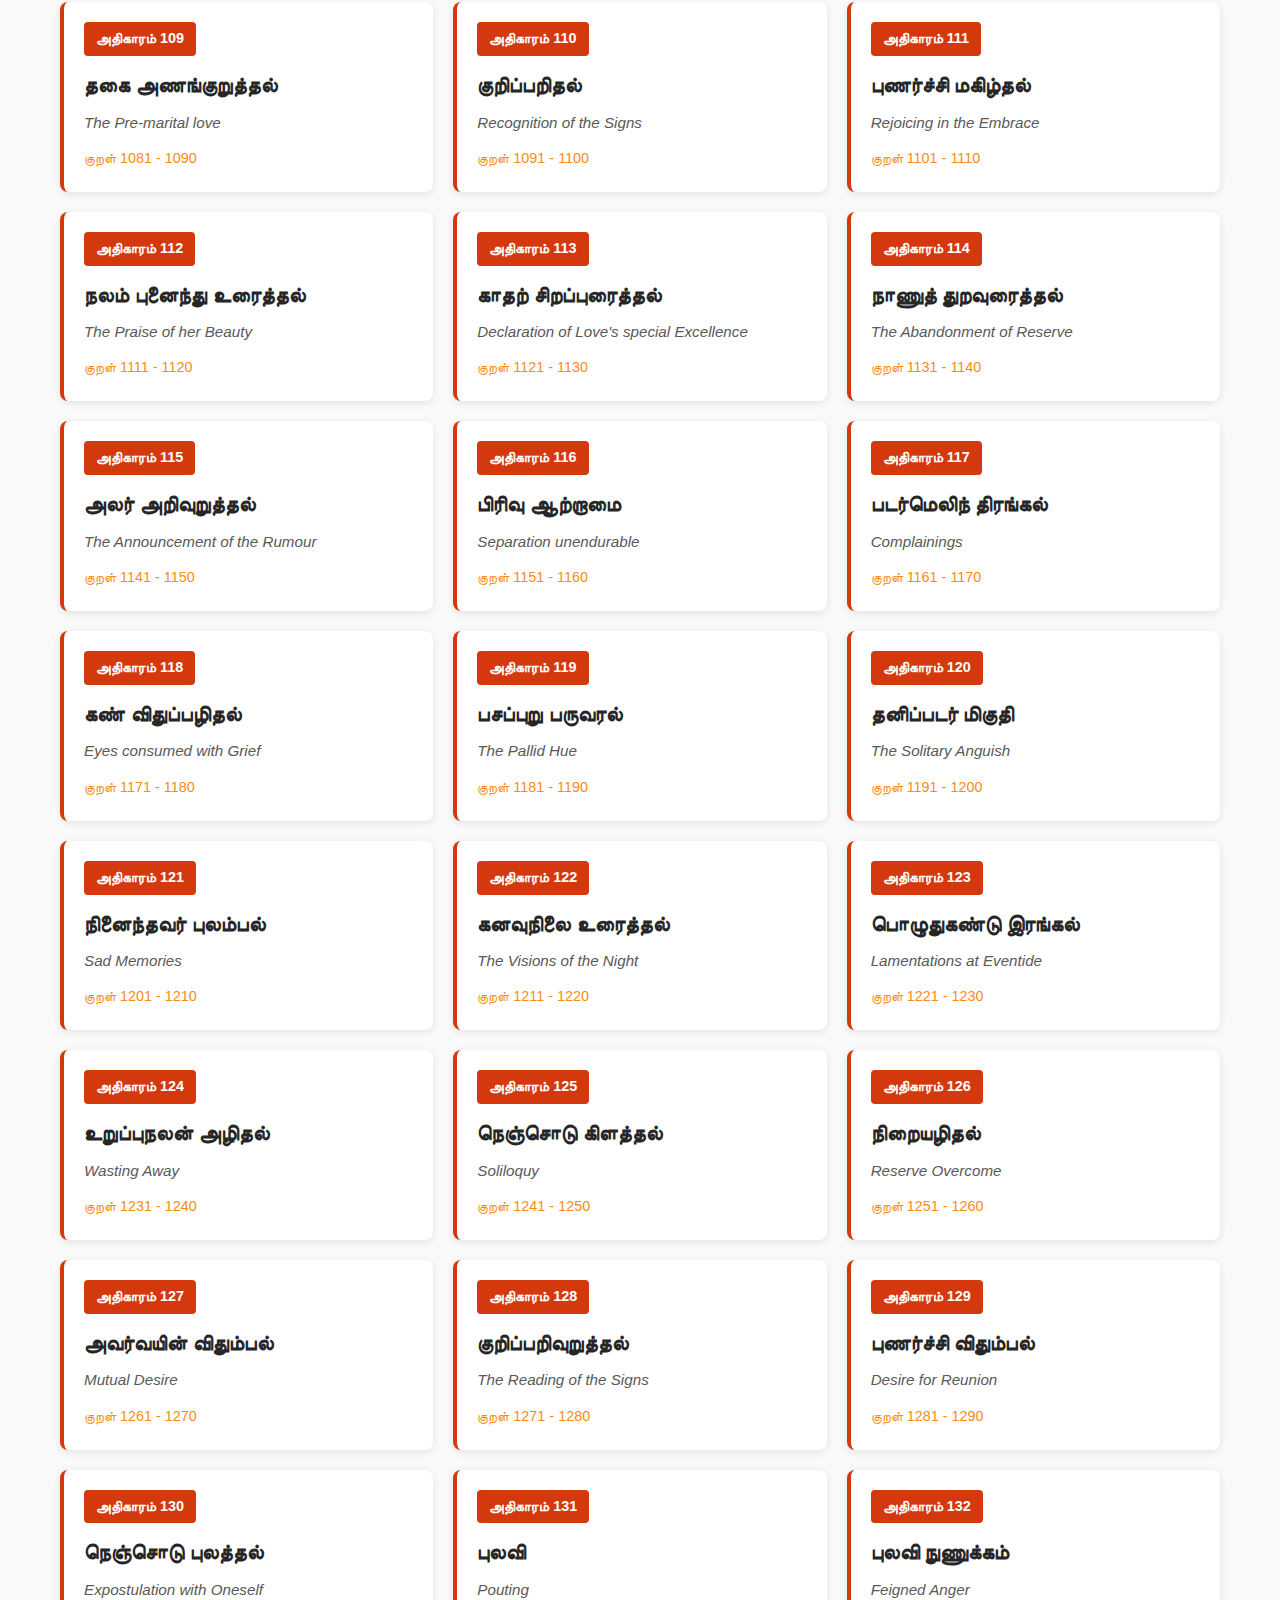
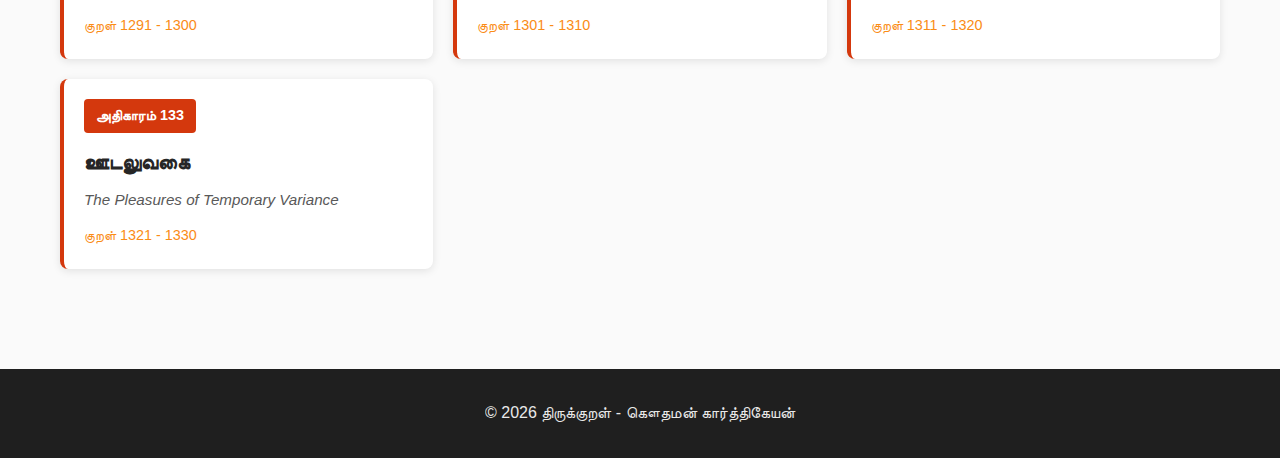
<file: athikarams.html>
<!DOCTYPE html>
<html lang="ta">
<head>
    <meta charset="UTF-8">
    <meta name="viewport" content="width=device-width, initial-scale=1.0">
    <title>அதிகாரங்கள் - திருக்குறள்</title>
    <meta name="description" content="திருக்குறள் 133 அதிகாரங்கள்">
    
    <!-- Favicon -->
    <link rel="icon" type="image/svg+xml" href="thiruvalluvar-logo.svg">
    
    <!-- Cache Control -->
    <meta http-equiv="Cache-Control" content="no-cache, no-store, must-revalidate">
    <meta http-equiv="Pragma" content="no-cache">
    <meta http-equiv="Expires" content="0">
    
    <link rel="stylesheet" href="styles.css?v=1.3">
</head>
<body>
    <!-- Header -->
    <header class="header">
        <div class="container">
            <div class="header-content">
                <a href="index.html" class="header-link">
                    <img src="thiruvalluvar-logo.svg" alt="திருவள்ளுவர்" class="site-logo">
                    <div class="header-text">
                        <h1 class="site-title" id="siteTitle">திருக்குறள்</h1>
                        <p class="site-tagline" id="siteTagline">உலகப் பொதுமறை, வாழ்வின் கலை</p>
                    </div>
                </a>
            </div>
        </div>
    </header>

    <!-- Navigation -->
    <nav class="nav">
        <div class="container nav-container">
            <div class="nav-links">
                <a href="index.html" class="nav-link" data-translate="home">முகப்பு</a>
                <a href="athikarams.html" class="nav-link active" data-translate="chapters">அதிகாரங்கள்</a>
            </div>
            <div class="nav-controls">
                <select id="languageDropdown" class="language-dropdown">
                    <option value="ta">🇮🇳 தமிழ்</option>
                </select>
            </div>
        </div>
    </nav>

    <!-- Main Content -->
    <main class="container main-content">
        <h2 data-translate="chapters">அதிகாரங்கள்</h2>
        
        <!-- Filter Tabs -->
        <div class="filter-tabs">
            <button class="filter-tab active" data-paal="all" data-translate="all">அனைத்தும்</button>
            <button class="filter-tab" data-paal="1" data-translate="virtue">அறத்துப்பால்</button>
            <button class="filter-tab" data-paal="2" data-translate="wealth">பொருட்பால்</button>
            <button class="filter-tab" data-paal="3" data-translate="love">காமத்துப்பால்</button>
        </div>

        <!-- Athikarams List -->
        <div id="athikarams-list" class="athikarams-list">
            <!-- Will be populated by JavaScript -->
        </div>
    </main>

    <!-- Footer -->
    <footer class="footer">
        <div class="container">
            <p>&copy; 2026 திருக்குறள் - கௌதமன் கார்த்திகேயன்</p>
        </div>
    </footer>

    <script src="athikarams.js?v=1.1"></script>
    <script src="language.js?v=1.3"></script>
</body>
</html>
</file>
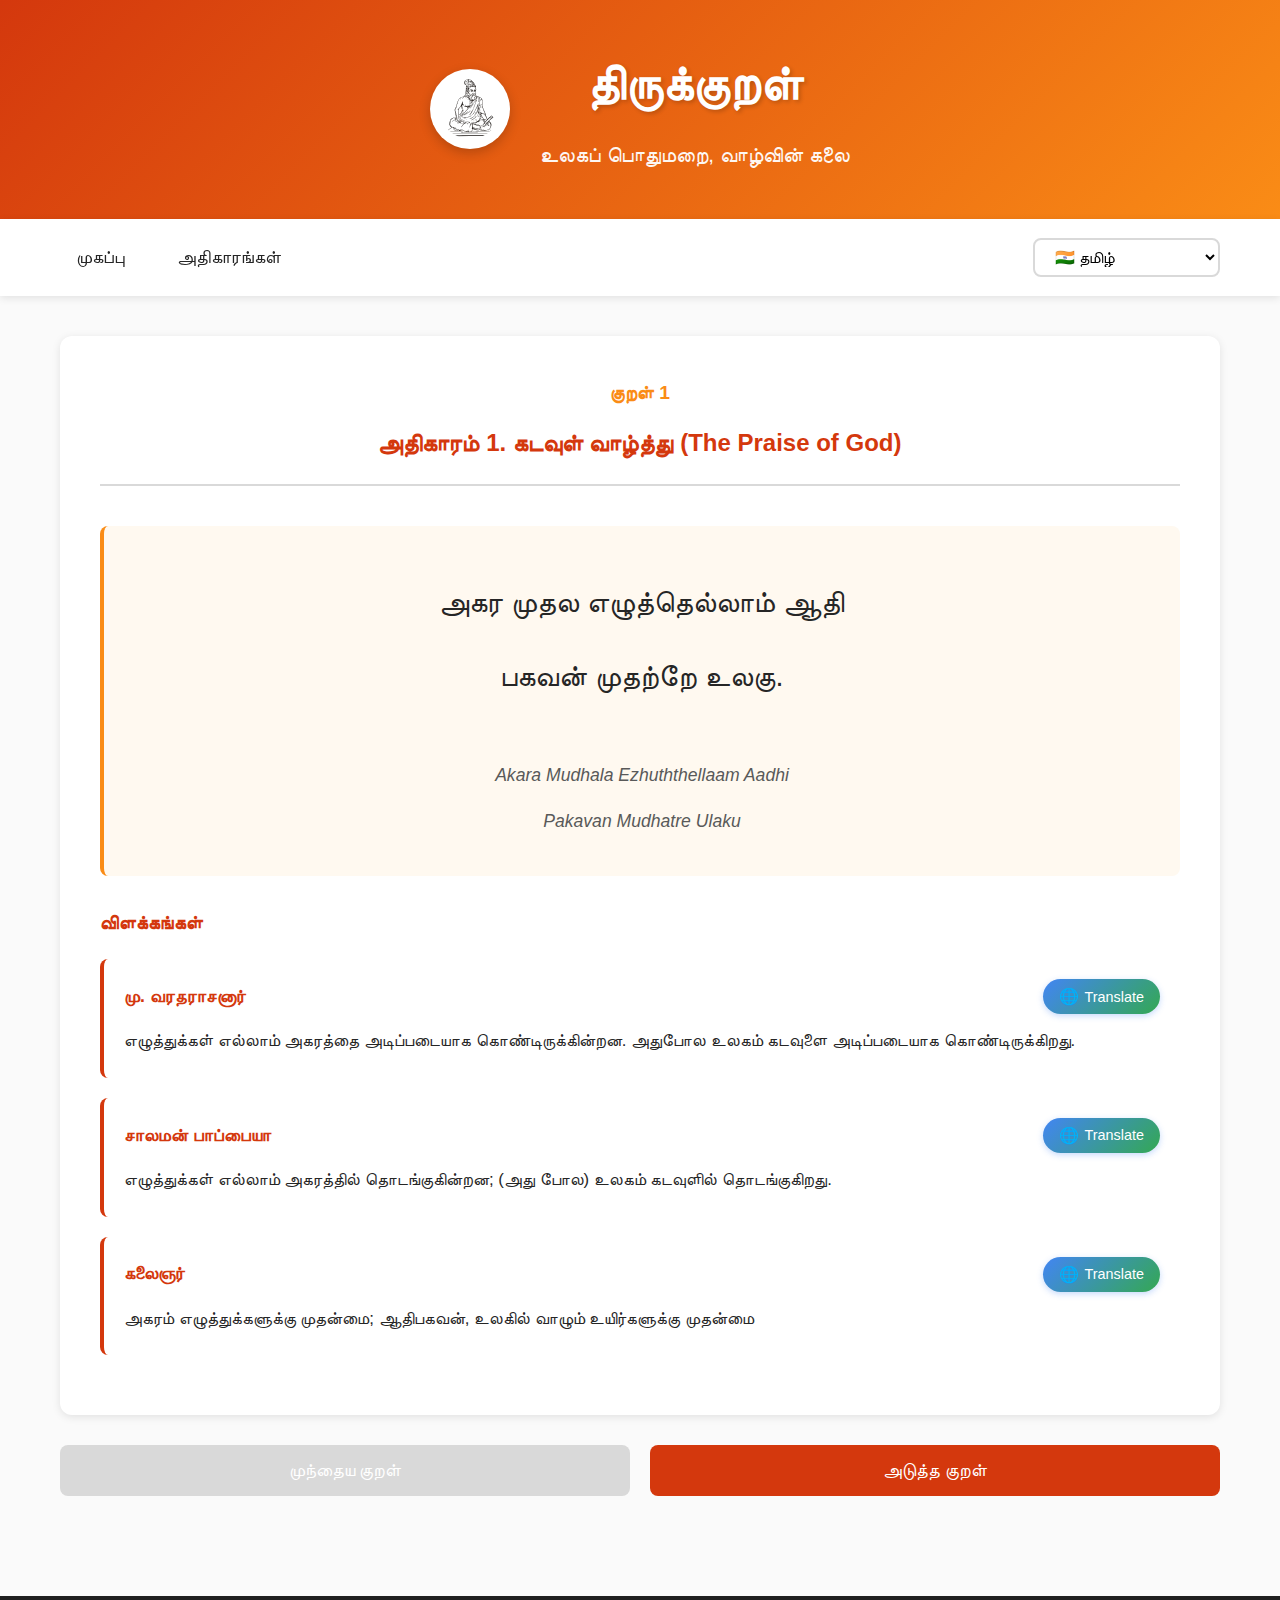
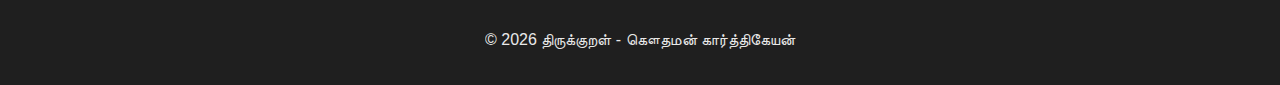
<file: kural.html>
<!DOCTYPE html>
<html lang="ta">
<head>
    <meta charset="UTF-8">
    <meta name="viewport" content="width=device-width, initial-scale=1.0">
    <title>குறள் - திருக்குறள்</title>
    <meta name="description" content="திருக்குறள் - திருவள்ளுவர் அருளியது">
    
    <!-- Favicon -->
    <link rel="icon" type="image/svg+xml" href="thiruvalluvar-logo.svg">
    
    <!-- Cache Control -->
    <meta http-equiv="Cache-Control" content="no-cache, no-store, must-revalidate">
    <meta http-equiv="Pragma" content="no-cache">
    <meta http-equiv="Expires" content="0">
    
    <link rel="stylesheet" href="styles.css?v=1.3">
</head>
<body>
    <!-- Header -->
    <header class="header">
        <div class="container">
            <div class="header-content">
                <a href="index.html" class="header-link">
                    <img src="thiruvalluvar-logo.svg" alt="திருவள்ளுவர்" class="site-logo">
                    <div class="header-text">
                        <h1 class="site-title" id="siteTitle">திருக்குறள்</h1>
                        <p class="site-tagline" id="siteTagline">உலகப் பொதுமறை, வாழ்வின் கலை</p>
                    </div>
                </a>
            </div>
        </div>
    </header>

    <!-- Navigation -->
    <nav class="nav">
        <div class="container nav-container">
            <div class="nav-links">
                <a href="index.html" class="nav-link" data-translate="home">முகப்பு</a>
                <a href="athikarams.html" class="nav-link" data-translate="chapters">அதிகாரங்கள்</a>
            </div>
            <div class="nav-controls">
                <select id="languageDropdown" class="language-dropdown">
                    <option value="ta">🇮🇳 தமிழ்</option>
                </select>
            </div>
        </div>
    </nav>

    <!-- Main Content -->
    <main class="container main-content">
        <div id="kural-content">
            <!-- Will be populated by JavaScript -->
        </div>

        <!-- Navigation Buttons -->
        <div class="kural-navigation">
            <button id="prev-kural" class="nav-button" data-translate="prev_kural">← முந்தைய குறள்</button>
            <button id="next-kural" class="nav-button" data-translate="next_kural">அடுத்த குறள் →</button>
        </div>
    </main>

    <!-- Footer -->
    <footer class="footer">
        <div class="container">
            <p>&copy; 2026 திருக்குறள் - கௌதமன் கார்த்திகேயன்</p>
        </div>
    </footer>

    <script src="kural.js?v=1.1"></script>
    <script src="language.js?v=1.3"></script>
</body>
</html>
</file>
<file: styles.css>
/* Reset and Base Styles */
* {
    margin: 0;
    padding: 0;
    box-sizing: border-box;
}

:root {
    --primary-color: #d4380d;
    --secondary-color: #fa8c16;
    --dark-bg: #1f1f1f;
    --light-bg: #ffffff;
    --text-dark: #262626;
    --text-light: #595959;
    --border-color: #d9d9d9;
    --hover-bg: #fff7e6;
    --shadow: 0 2px 8px rgba(0, 0, 0, 0.1);
}

body {
    font-family: 'Segoe UI', 'Noto Sans Tamil', Tahoma, Geneva, Verdana, sans-serif;
    line-height: 1.8;
    color: var(--text-dark);
    background-color: #fafafa;
}

.container {
    max-width: 1200px;
    margin: 0 auto;
    padding: 0 20px;
}

/* Header */
.header {
    background: linear-gradient(135deg, var(--primary-color) 0%, var(--secondary-color) 100%);
    color: white;
    padding: 40px 20px;
    text-align: center;
    box-shadow: var(--shadow);
}

.header-content {
    display: flex;
    align-items: center;
    justify-content: center;
    gap: 30px;
    flex-wrap: wrap;
}

.header-content > a,
.header-link {
    display: flex;
    align-items: center;
    gap: 30px;
    text-decoration: none;
    color: white;
    flex-wrap: wrap;
    justify-content: center;
    transition: opacity 0.3s ease;
}

.header-content > a:hover,
.header-link:hover {
    opacity: 0.85;
}

.header-link .site-title,
.header-link .site-tagline,
.header-link .site-subtitle {
    color: white;
}

.site-logo {
    width: 80px;
    height: 80px;
    background: white;
    border-radius: 50%;
    padding: 10px;
    box-shadow: 0 4px 12px rgba(0, 0, 0, 0.2);
    transition: transform 0.3s ease;
}

.site-logo:hover {
    transform: scale(1.1) rotate(5deg);
}

.header-text {
    text-align: center;
}

.site-title {
    font-size: 3rem;
    font-weight: 700;
    margin-bottom: 10px;
    text-shadow: 2px 2px 4px rgba(0, 0, 0, 0.2);
}

.site-tagline {
    font-size: 1.3rem;
    margin-bottom: 5px;
    opacity: 0.95;
}

.site-subtitle {
    font-size: 1rem;
    opacity: 0.85;
}

/* Navigation */
.nav {
    background: var(--light-bg);
    box-shadow: var(--shadow);
    position: sticky;
    top: 0;
    z-index: 100;
}

.nav-container {
    display: flex;
    align-items: center;
    justify-content: space-between;
    padding: 15px 20px;
    gap: 20px;
    flex-wrap: wrap;
}

.nav-links {
    display: flex;
    gap: 20px;
    flex: 1;
}

.nav-controls {
    display: flex;
    align-items: center;
    gap: 15px;
    margin-left: auto;
}

.language-dropdown {
    padding: 8px 16px;
    border: 2px solid var(--border-color);
    border-radius: 8px;
    background: white;
    font-size: 1rem;
    cursor: pointer;
    transition: all 0.3s ease;
    font-family: inherit;
    min-width: 150px;
}

.language-dropdown:hover {
    border-color: var(--primary-color);
}

.language-dropdown:focus {
    outline: none;
    border-color: var(--primary-color);
    box-shadow: 0 0 0 3px rgba(212, 56, 13, 0.1);
}

.welcome-btn {
    width: 40px;
    height: 40px;
    border-radius: 50%;
    border: 2px solid var(--primary-color);
    background: white;
    font-size: 1.2rem;
    cursor: pointer;
    transition: all 0.3s ease;
    display: flex;
    align-items: center;
    justify-content: center;
}

.welcome-btn:hover {
    background: var(--primary-color);
    transform: scale(1.1);
}

.nav .container {
    display: flex;
    gap: 20px;
    padding: 15px 20px;
}

.nav-link {
    text-decoration: none;
    color: var(--text-dark);
    font-weight: 500;
    font-size: 1.1rem;
    padding: 8px 16px;
    border-radius: 6px;
    transition: all 0.3s ease;
}

.nav-link:hover {
    background: var(--hover-bg);
    color: var(--primary-color);
}

.nav-link.active {
    background: var(--primary-color);
    color: white;
}

/* Main Content */
.main-content {
    padding: 40px 20px;
    min-height: calc(100vh - 400px);
}

/* Intro Section */
.intro-section {
    background: white;
    padding: 30px;
    border-radius: 12px;
    box-shadow: var(--shadow);
    margin-bottom: 40px;
}

.intro-section h2 {
    color: var(--primary-color);
    font-size: 2rem;
    margin-bottom: 20px;
}

.intro-text {
    font-size: 1.1rem;
    line-height: 2;
    color: var(--text-light);
}

/* Thiruvalluvar Section */
.thiruvalluvar-section {
    margin-bottom: 40px;
}

.thiruvalluvar-card {
    background: linear-gradient(135deg, #fff9f0 0%, #ffffff 100%);
    padding: 40px;
    border-radius: 12px;
    box-shadow: var(--shadow);
    display: flex;
    align-items: center;
    gap: 40px;
    border-left: 6px solid var(--primary-color);
}

.thiruvalluvar-image {
    flex-shrink: 0;
}

.thiruvalluvar-image img {
    width: 150px;
    height: 150px;
    border-radius: 50%;
    background: white;
    padding: 15px;
    box-shadow: 0 6px 20px rgba(212, 56, 13, 0.2);
    transition: transform 0.3s ease;
}

.thiruvalluvar-image img:hover {
    transform: scale(1.05) rotate(5deg);
}

.thiruvalluvar-info {
    flex: 1;
}

.thiruvalluvar-info h3 {
    color: var(--primary-color);
    font-size: 2rem;
    margin-bottom: 5px;
}

.thiruvalluvar-title {
    color: var(--text-light);
    font-size: 1.2rem;
    font-style: italic;
    margin-bottom: 15px;
}

.thiruvalluvar-desc {
    color: var(--text-dark);
    line-height: 2;
    font-size: 1.05rem;
    margin-bottom: 20px;
}

.thiruvalluvar-stats {
    display: flex;
    gap: 15px;
    flex-wrap: wrap;
}

.stat-badge {
    background: var(--primary-color);
    color: white;
    padding: 8px 16px;
    border-radius: 20px;
    font-size: 0.9rem;
    font-weight: 600;
    box-shadow: 0 2px 6px rgba(212, 56, 13, 0.3);
}

/* Paal Section */
.paal-section {
    margin-bottom: 40px;
}

.paal-section h2 {
    color: var(--primary-color);
    font-size: 2rem;
    margin-bottom: 30px;
    text-align: center;
}

.paal-grid {
    display: grid;
    grid-template-columns: repeat(auto-fit, minmax(300px, 1fr));
    gap: 30px;
    margin-top: 30px;
}

.paal-card {
    background: white;
    padding: 30px;
    border-radius: 12px;
    box-shadow: var(--shadow);
    transition: transform 0.3s ease, box-shadow 0.3s ease;
    text-align: center;
}

.paal-card:hover {
    transform: translateY(-5px);
    box-shadow: 0 6px 20px rgba(0, 0, 0, 0.15);
}

.paal-icon {
    font-size: 3rem;
    margin-bottom: 15px;
}

.paal-card h3 {
    color: var(--primary-color);
    font-size: 1.8rem;
    margin-bottom: 10px;
}

.paal-header-link {
    text-decoration: none;
    color: inherit;
    transition: color 0.3s ease;
}

.paal-header-link:hover h3 {
    color: var(--secondary-color);
}

.paal-subtitle {
    color: var(--text-light);
    font-size: 1rem;
    font-style: italic;
    margin-bottom: 15px;
}

.paal-desc {
    color: var(--text-light);
    margin-bottom: 15px;
    line-height: 1.8;
}

.paal-count {
    font-weight: 600;
    color: var(--secondary-color);
    margin-bottom: 20px;
}

.paal-link {
    display: inline-block;
    background: var(--primary-color);
    color: white;
    text-decoration: none;
    padding: 12px 24px;
    border-radius: 6px;
    font-weight: 500;
    transition: all 0.3s ease;
}

.paal-link:hover {
    background: var(--secondary-color);
    transform: scale(1.05);
}

/* Stats Section */
.stats-section {
    background: white;
    padding: 40px;
    border-radius: 12px;
    box-shadow: var(--shadow);
}

.stats-grid {
    display: grid;
    grid-template-columns: repeat(auto-fit, minmax(200px, 1fr));
    gap: 30px;
    text-align: center;
}

.stat-item {
    padding: 20px;
}

.stat-number {
    font-size: 3rem;
    font-weight: 700;
    color: var(--primary-color);
    margin-bottom: 10px;
}

.stat-label {
    font-size: 1.2rem;
    color: var(--text-light);
}

/* Filter Tabs */
.filter-tabs {
    display: flex;
    gap: 10px;
    margin-bottom: 30px;
    flex-wrap: wrap;
}

.filter-tab {
    padding: 12px 24px;
    border: 2px solid var(--border-color);
    background: white;
    color: var(--text-dark);
    font-size: 1rem;
    font-weight: 500;
    border-radius: 6px;
    cursor: pointer;
    transition: all 0.3s ease;
}

.filter-tab:hover {
    border-color: var(--primary-color);
    color: var(--primary-color);
}

.filter-tab.active {
    background: var(--primary-color);
    color: white;
    border-color: var(--primary-color);
}

/* Athikarams List */
.athikarams-list {
    display: grid;
    grid-template-columns: repeat(auto-fill, minmax(300px, 1fr));
    gap: 20px;
}

.athikaram-card {
    background: white;
    padding: 20px;
    border-radius: 8px;
    box-shadow: var(--shadow);
    transition: all 0.3s ease;
    cursor: pointer;
    border-left: 4px solid var(--primary-color);
}

.athikaram-card:hover {
    transform: translateX(5px);
    box-shadow: 0 4px 12px rgba(0, 0, 0, 0.15);
}

.athikaram-number {
    display: inline-block;
    background: var(--primary-color);
    color: white;
    padding: 4px 12px;
    border-radius: 4px;
    font-weight: 600;
    margin-bottom: 10px;
    font-size: 0.9rem;
}

.athikaram-title-ta {
    font-size: 1.3rem;
    font-weight: 600;
    color: var(--text-dark);
    margin-bottom: 5px;
}

.athikaram-title-en {
    font-size: 0.95rem;
    color: var(--text-light);
    font-style: italic;
}

.athikaram-range {
    font-size: 0.9rem;
    color: var(--secondary-color);
    margin-top: 10px;
    font-weight: 500;
}

/* Kural Display */
.kural-container {
    background: white;
    padding: 40px;
    border-radius: 12px;
    box-shadow: var(--shadow);
    margin-bottom: 30px;
}

.kural-header {
    text-align: center;
    margin-bottom: 40px;
    padding-bottom: 20px;
    border-bottom: 2px solid var(--border-color);
}

.kural-number {
    font-size: 1.2rem;
    color: var(--secondary-color);
    font-weight: 600;
    margin-bottom: 10px;
}

.athikaram-name {
    font-size: 1.5rem;
    color: var(--primary-color);
    font-weight: 600;
}

.kural-text-section {
    background: #fff9f0;
    padding: 20px;
    border-radius: 8px;
    margin-bottom: 30px;
    border-left: 4px solid var(--secondary-color);
}

.kural-tamil {
    font-size: 1.8rem;
    line-height: 1.3;
    color: var(--text-dark);
    font-weight: 500;
    margin-bottom: 8px;
    text-align: center;
    white-space: pre-line;
}

.kural-line {
    display: block;
    text-align: center;
    margin: 0;
}

.transliteration {
    font-size: 1.1rem;
    color: var(--text-light);
    font-style: italic;
    text-align: center;
    margin-top: 5px;
    line-height: 1.3;
    white-space: pre-line;
}

.transliteration-line {
    display: block;
    text-align: center;
    margin: 0;
}

.explanations-section {
    margin-top: 30px;
}

.explanation-item {
    background: white;
    padding: 20px;
    margin-bottom: 20px;
    border-radius: 8px;
    border-left: 4px solid var(--primary-color);
}

.explanation-header {
    display: flex;
    justify-content: space-between;
    align-items: center;
    margin-bottom: 10px;
}

.explanation-author {
    font-weight: 600;
    color: var(--primary-color);
    font-size: 1.1rem;
}

.explanation-translate-btn {
    display: inline-flex;
    align-items: center;
    gap: 6px;
    background: linear-gradient(135deg, #4285f4 0%, #34a853 100%);
    color: white;
    border: none;
    padding: 8px 16px;
    border-radius: 20px;
    font-size: 0.9rem;
    font-weight: 500;
    cursor: pointer;
    transition: all 0.3s ease;
    box-shadow: 0 2px 6px rgba(66, 133, 244, 0.3);
}

.explanation-translate-btn:hover {
    transform: translateY(-2px);
    box-shadow: 0 4px 10px rgba(66, 133, 244, 0.4);
}

.explanation-translate-btn::before {
    content: "🌐";
    font-size: 1rem;
}

.explanation-text {
    color: var(--text-dark);
    line-height: 2;
    font-size: 1.05rem;
}

/* Navigation Buttons */
.kural-navigation {
    display: flex;
    justify-content: space-between;
    gap: 20px;
    margin-top: 30px;
}

.nav-button {
    flex: 1;
    padding: 15px 30px;
    background: var(--primary-color);
    color: white;
    border: none;
    border-radius: 8px;
    font-size: 1.1rem;
    font-weight: 500;
    cursor: pointer;
    transition: all 0.3s ease;
}

.nav-button:hover {
    background: var(--secondary-color);
    transform: scale(1.02);
}

.nav-button:disabled {
    background: var(--border-color);
    cursor: not-allowed;
    transform: none;
}

/* Footer */
.footer {
    background: var(--dark-bg);
    color: white;
    text-align: center;
    padding: 30px 20px;
    margin-top: 60px;
}

.footer p {
    opacity: 0.9;
}

/* Responsive Design */
@media (max-width: 768px) {
    .site-title {
        font-size: 2rem;
    }

    .site-tagline {
        font-size: 1rem;
    }

    .site-logo {
        width: 60px;
        height: 60px;
    }

    .header-content {
        gap: 20px;
    }

    .thiruvalluvar-card {
        flex-direction: column;
        text-align: center;
        padding: 30px 20px;
    }

    .thiruvalluvar-image img {
        width: 120px;
        height: 120px;
    }

    .thiruvalluvar-info h3 {
        font-size: 1.6rem;
    }

    .thiruvalluvar-stats {
        justify-content: center;
    }

    .paal-grid {
        grid-template-columns: 1fr;
    }

    .athikarams-list {
        grid-template-columns: 1fr;
    }

    .kural-tamil {
        font-size: 1.4rem;
    }

    .kural-navigation {
        flex-direction: column;
    }

    .filter-tabs {
        flex-direction: column;
    }

    .filter-tab {
        width: 100%;
    }
}

/* Loading State */
.loading {
    text-align: center;
    padding: 60px 20px;
    font-size: 1.2rem;
    color: var(--text-light);
}

/* Athikaram View Page Styles */
.athikaram-header-box {
    background: white;
    padding: 40px;
    border-radius: 12px;
    box-shadow: var(--shadow);
    margin-bottom: 30px;
    text-align: center;
    border-left: 6px solid var(--primary-color);
}

.athikaram-number-large {
    display: inline-block;
    background: var(--primary-color);
    color: white;
    padding: 8px 20px;
    border-radius: 6px;
    font-weight: 700;
    margin-bottom: 15px;
    font-size: 1.1rem;
}

.athikaram-title-large-ta {
    font-size: 2.2rem;
    color: var(--primary-color);
    font-weight: 700;
    margin-bottom: 10px;
}

.athikaram-title-large-en {
    font-size: 1.3rem;
    color: var(--text-light);
    font-style: italic;
    margin-bottom: 10px;
}

.athikaram-range-large {
    font-size: 1.1rem;
    color: var(--secondary-color);
    font-weight: 600;
}

/* Kurals List */
.kurals-list {
    display: flex;
    flex-direction: column;
    gap: 20px;
}

.kural-card {
    background: white;
    padding: 25px;
    border-radius: 10px;
    box-shadow: var(--shadow);
    transition: all 0.3s ease;
    border-left: 4px solid var(--secondary-color);
}

.kural-card:hover {
    box-shadow: 0 4px 16px rgba(0, 0, 0, 0.15);
    transform: translateY(-2px);
}

.kural-card-header {
    margin-bottom: 15px;
}

.kural-number-small {
    display: inline-block;
    background: var(--secondary-color);
    color: white;
    padding: 4px 12px;
    border-radius: 4px;
    font-weight: 600;
    font-size: 0.9rem;
}

.kural-text-section-compact {
    background: #fff9f0;
    padding: 15px;
    border-radius: 8px;
    margin-bottom: 20px;
}

.kural-tamil-compact {
    font-size: 1.5rem;
    line-height: 1.3;
    color: var(--text-dark);
    font-weight: 500;
    margin-bottom: 6px;
    text-align: center;
    white-space: pre-line;
}

.transliteration-compact {
    font-size: 1rem;
    color: var(--text-light);
    font-style: italic;
    text-align: center;
    margin-top: 4px;
    line-height: 1.3;
    white-space: pre-line;
}

.explanations-section-compact {
    display: flex;
    flex-direction: column;
    gap: 15px;
}

.explanation-item-compact {
    background: #fafafa;
    padding: 15px;
    border-radius: 6px;
    border-left: 3px solid var(--primary-color);
}

.explanation-author-small {
    font-weight: 600;
    color: var(--primary-color);
    font-size: 0.95rem;
}

.explanation-text-small {
    color: var(--text-dark);
    line-height: 1.8;
    font-size: 0.95rem;
}

/* Athikaram Navigation */
.athikaram-navigation {
    display: flex;
    justify-content: space-between;
    align-items: center;
    gap: 15px;
    margin-top: 40px;
    flex-wrap: wrap;
}

.nav-button-link {
    flex: 0 0 auto;
    padding: 15px 30px;
    background: var(--border-color);
    color: var(--text-dark);
    border: none;
    border-radius: 8px;
    font-size: 1rem;
    font-weight: 500;
    text-decoration: none;
    display: inline-block;
    transition: all 0.3s ease;
}

.nav-button-link:hover {
    background: var(--text-light);
    color: white;
}

@media (max-width: 768px) {
    .athikaram-title-large-ta {
        font-size: 1.6rem;
    }

    .athikaram-title-large-en {
        font-size: 1.1rem;
    }

    .kural-tamil-compact {
        font-size: 1.3rem;
    }

    .athikaram-navigation {
        flex-direction: column;
    }

    .nav-button-link {
        width: 100%;
        text-align: center;
    }

    .athikaram-navigation .nav-button {
        width: 100%;
    }
}

/* Modal Overlay */
.modal-overlay {
    position: fixed;
    top: 0;
    left: 0;
    right: 0;
    bottom: 0;
    background: rgba(0, 0, 0, 0.85);
    backdrop-filter: blur(10px);
    z-index: 10000;
    display: flex;
    align-items: center;
    justify-content: center;
    padding: 20px;
    animation: fadeIn 0.3s ease;
    overflow-y: auto;
}

.modal-overlay.hidden {
    display: none;
}

@keyframes fadeIn {
    from {
        opacity: 0;
    }
    to {
        opacity: 1;
    }
}

/* Modal Container */
.modal-container {
    background: linear-gradient(135deg, #ffffff 0%, #fff9f0 100%);
    border-radius: 24px;
    max-width: 900px;
    width: 100%;
    max-height: 90vh;
    overflow-y: auto;
    box-shadow: 0 25px 50px rgba(212, 56, 13, 0.3);
    position: relative;
    animation: slideUp 0.4s ease;
}

@keyframes slideUp {
    from {
        transform: translateY(50px);
        opacity: 0;
    }
    to {
        transform: translateY(0);
        opacity: 1;
    }
}

/* Close Button */
.modal-close {
    position: absolute;
    top: 20px;
    right: 20px;
    background: white;
    border: none;
    width: 40px;
    height: 40px;
    border-radius: 50%;
    font-size: 28px;
    color: #d4380d;
    cursor: pointer;
    box-shadow: 0 4px 12px rgba(0, 0, 0, 0.1);
    transition: all 0.3s ease;
    z-index: 10;
}

.modal-close:hover {
    background: #d4380d;
    color: white;
    transform: rotate(90deg);
}

/* Modal Hero */
.modal-hero {
    text-align: center;
    padding: 50px 40px 30px;
    background: linear-gradient(135deg, #d4380d 0%, #fa8c16 100%);
    color: white;
    border-radius: 24px 24px 0 0;
    position: relative;
    overflow: hidden;
}

.modal-hero::before {
    content: '';
    position: absolute;
    top: -50%;
    right: -50%;
    width: 200%;
    height: 200%;
    background: radial-gradient(circle, rgba(255,255,255,0.1) 0%, transparent 70%);
    animation: pulse 4s ease infinite;
}

@keyframes pulse {
    0%, 100% {
        transform: scale(1);
        opacity: 0.3;
    }
    50% {
        transform: scale(1.1);
        opacity: 0.5;
    }
}

.modal-logo-large {
    margin-bottom: 20px;
    position: relative;
    z-index: 1;
}

.modal-logo-large img {
    width: 100px;
    height: 100px;
    background: white;
    border-radius: 50%;
    padding: 15px;
    box-shadow: 0 8px 24px rgba(0, 0, 0, 0.2);
    animation: float 3s ease-in-out infinite;
}

@keyframes float {
    0%, 100% {
        transform: translateY(0);
    }
    50% {
        transform: translateY(-10px);
    }
}

.modal-title {
    font-size: 3rem;
    font-weight: 700;
    margin-bottom: 10px;
    text-shadow: 2px 2px 4px rgba(0, 0, 0, 0.2);
    position: relative;
    z-index: 1;
}

.modal-subtitle {
    font-size: 1.3rem;
    opacity: 0.95;
    font-style: italic;
    position: relative;
    z-index: 1;
}

/* Modal Body */
.modal-body {
    padding: 40px;
}

/* USP Sections */
.usp-section {
    margin-bottom: 35px;
    padding: 25px;
    background: white;
    border-radius: 16px;
    box-shadow: 0 4px 12px rgba(0, 0, 0, 0.08);
    transition: all 0.3s ease;
    border-left: 5px solid transparent;
}

.usp-section:hover {
    transform: translateY(-5px);
    box-shadow: 0 8px 24px rgba(212, 56, 13, 0.15);
    border-left-color: #d4380d;
}

.usp-icon {
    font-size: 3rem;
    margin-bottom: 15px;
    animation: bounce 2s ease infinite;
}

@keyframes bounce {
    0%, 100% {
        transform: translateY(0);
    }
    50% {
        transform: translateY(-10px);
    }
}

.usp-section h3 {
    color: #d4380d;
    font-size: 1.5rem;
    margin-bottom: 10px;
    font-weight: 600;
}

.usp-section p {
    color: #595959;
    line-height: 1.8;
    font-size: 1.05rem;
}

.usp-section strong {
    color: #fa8c16;
    font-weight: 600;
}

.scholars-list {
    margin: 15px 0 0 20px;
    padding: 0;
}

.scholars-list li {
    margin-bottom: 8px;
    color: #595959;
    line-height: 1.6;
}

.scholars-list strong {
    color: #d4380d;
}

/* Language Section */
.modal-language-section {
    margin-top: 40px;
    padding: 30px;
    background: linear-gradient(135deg, #fff9f0 0%, #ffffff 100%);
    border-radius: 16px;
    border: 2px solid #fa8c16;
}

.modal-language-section h3 {
    color: #d4380d;
    font-size: 1.6rem;
    margin-bottom: 10px;
    text-align: center;
}

.modal-language-section p {
    text-align: center;
    color: #595959;
    margin-bottom: 25px;
}

/* Language Grid */
.language-grid {
    display: grid;
    grid-template-columns: repeat(auto-fit, minmax(140px, 1fr));
    gap: 12px;
    margin-top: 20px;
}

.language-option {
    padding: 12px 16px;
    background: white;
    border: 2px solid #e0e0e0;
    border-radius: 12px;
    cursor: pointer;
    transition: all 0.3s ease;
    text-align: center;
    font-size: 0.95rem;
}

.language-option:hover {
    background: #fff9f0;
    border-color: #fa8c16;
    transform: scale(1.05);
}

.language-option.selected {
    background: #d4380d;
    color: white;
    border-color: #d4380d;
}

.language-option .flag {
    font-size: 1.5rem;
    margin-bottom: 5px;
    display: block;
}

/* Modal Footer */
.modal-footer {
    margin-top: 40px;
    padding-top: 30px;
    border-top: 2px dashed #e0e0e0;
    text-align: center;
}

.checkbox-container {
    display: flex;
    align-items: center;
    justify-content: center;
    gap: 10px;
    margin-bottom: 25px;
    cursor: pointer;
    font-size: 1rem;
    color: #595959;
}

.checkbox-container input[type="checkbox"] {
    width: 20px;
    height: 20px;
    cursor: pointer;
}

.modal-cta {
    background: linear-gradient(135deg, #d4380d 0%, #fa8c16 100%);
    color: white;
    border: none;
    padding: 18px 50px;
    font-size: 1.2rem;
    font-weight: 600;
    border-radius: 50px;
    cursor: pointer;
    transition: all 0.3s ease;
    box-shadow: 0 6px 20px rgba(212, 56, 13, 0.3);
}

.modal-cta:hover {
    transform: translateY(-3px);
    box-shadow: 0 10px 30px rgba(212, 56, 13, 0.4);
}

/* Responsive */
@media (max-width: 768px) {
    .modal-container {
        margin: 10px;
        max-height: 95vh;
    }

    .modal-hero {
        padding: 40px 20px 20px;
    }

    .modal-title {
        font-size: 2rem;
    }

    .modal-subtitle {
        font-size: 1.1rem;
    }

    .modal-body {
        padding: 20px;
    }

    .usp-section {
        padding: 20px;
    }

    .usp-icon {
        font-size: 2.5rem;
    }

    .language-grid {
        grid-template-columns: repeat(2, 1fr);
    }

    .modal-cta {
        padding: 16px 40px;
        font-size: 1.1rem;
    }
}
</file>
